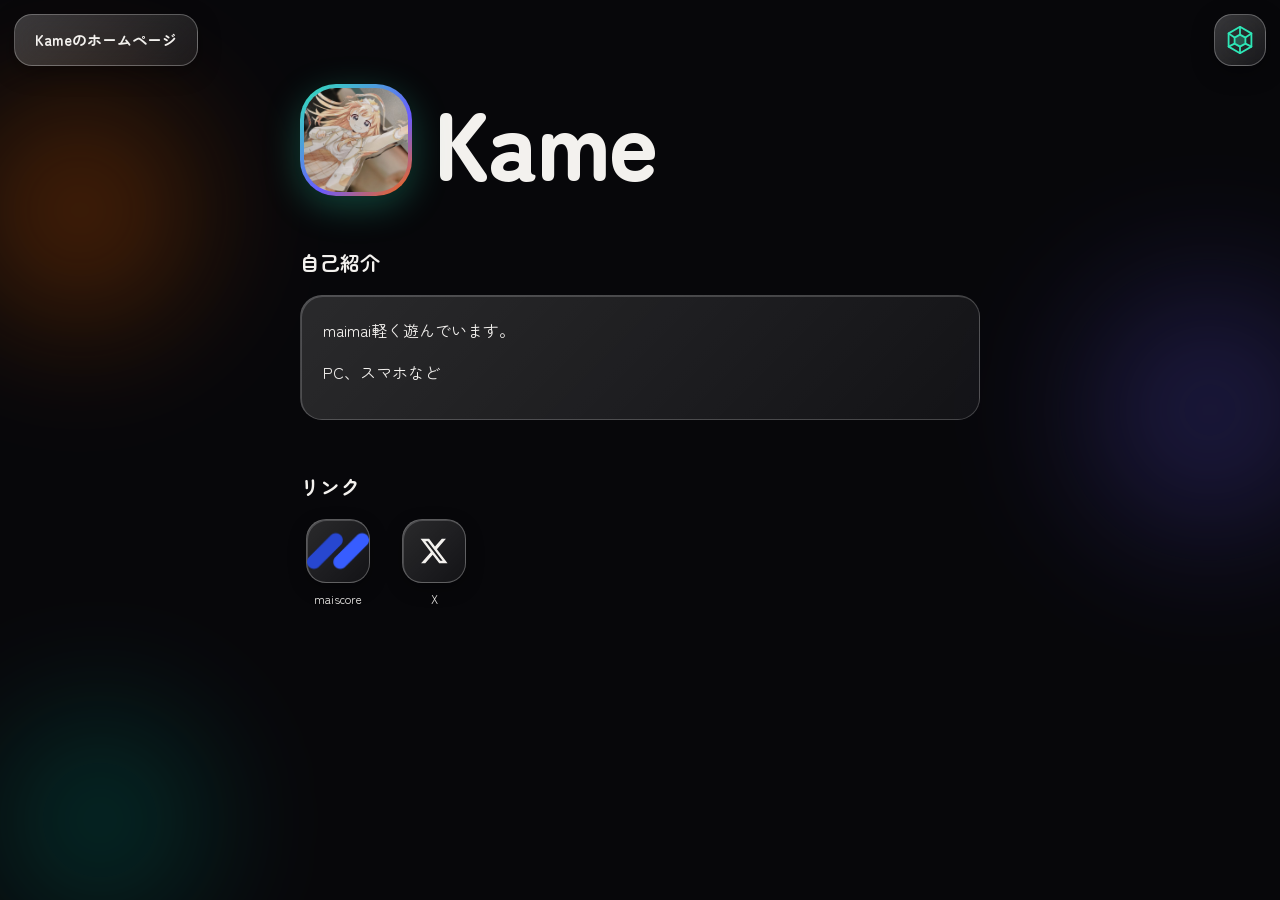
<file: index.html>
<!doctype html>
<html lang="ja">
<head>
<link rel="icon" type="image/png" href="favicon.png">
<meta charset="utf-8">
<meta name="viewport" content="width=device-width,initial-scale=1,viewport-fit=cover">
<meta name="theme-color" content="#0b0b10">
<link rel="manifest" href="manifest.webmanifest">
<link rel="apple-touch-icon" href="apple-touch-icon.png">
<meta name="mobile-web-app-capable" content="yes">
<meta name="apple-mobile-web-app-capable" content="yes">
<meta name="apple-mobile-web-app-title" content="Kame">
<meta name="apple-mobile-web-app-status-bar-style" content="black">
<title>Kame</title>
<meta name="description" content="Kame の自己紹介ページ">
<link rel="preconnect" href="https://fonts.googleapis.com">
<link rel="preconnect" href="https://fonts.gstatic.com" crossorigin>
<link href="https://fonts.googleapis.com/css2?family=Zen+Maru+Gothic:wght@500;700;900&display=swap" rel="stylesheet">
<link rel="stylesheet" href="style.css">
</head>
<body>
<div class="bg" aria-hidden="true"><i></i><i></i><i></i></div>
<main id="top">
  <div class="hero">
    <!-- アイコン。ここを5回続けてタップすると隠しページへ -->
    <button class="avatar" id="shell" type="button" aria-label="Kame のアイコン">
      <img src="icon.jpg" width="104" height="104" alt="">
    </button>
    <h1>Kame</h1>
  </div>
  <p class="lead"></p>

  <h2 id="about">自己紹介</h2>
  <div class="glass">
    <p>maimai軽く遊んでいます。</p>
    <p>PC、スマホなど</p>
  </div>

  <h2>リンク</h2>
  <div class="link-tiles">
    <!-- アイコンを画像にしたいときは、svg の代わりに <img src="icons/名前.png" alt=""> を入れてください -->
    <a class="tile" href="https://maiscore.net/user/kameeeee" target="_blank" rel="noopener"><span class="tile-ico"><svg viewBox="0 0 24 24" aria-hidden="true"><path d="M4 20V10h4v10zm6 0V4h4v16zm6 0v-7h4v7z"/></svg><img src="icons/maiscore.png" alt="" onload="this.previousElementSibling.remove()" onerror="this.remove()"></span><span>maiscore</span></a>
    <a class="tile" href="https://x.com/Kamekun242" target="_blank" rel="noopener"><span class="tile-ico"><svg viewBox="0 0 24 24" aria-hidden="true"><path d="M18.244 2.25h3.308l-7.227 8.26 8.502 11.24H16.17l-5.214-6.817L4.99 21.75H1.68l7.73-8.835L1.254 2.25H8.08l4.713 6.231zm-1.161 17.52h1.833L7.084 4.126H5.117z"/></svg></span><span>X</span></a>
  </div>

  <!-- 訪問者カウンター (Moe-Counter)。@の後ろの名前が、カウントを分ける名前です。他の人と同じ名前だと数が混ざるので、変えるときは長めの名前にしてください -->
  <div class="counter">
    <p>訪問者数</p>
    <img src="https://count.getloli.com/@kame0624-home?theme=moebooru" alt="訪問者数" loading="lazy" onerror="this.closest('.counter').remove()">
  </div>
</main>
<script>
// 隠しページへの入口: 甲羅を3秒以内に5回タップ
const SECRET = "kamestore-x7q2.html"; // 隠しページのファイル名(変えたらここも)
let taps = [];
document.getElementById("shell").addEventListener("click", () => {
  const now = Date.now();
  taps = taps.filter(t => now - t < 3000).concat(now);
  if (taps.length >= 5) location.href = SECRET;
});

</script>
<script src="menu.js?v=7"></script>
</body>
</html>
</file>
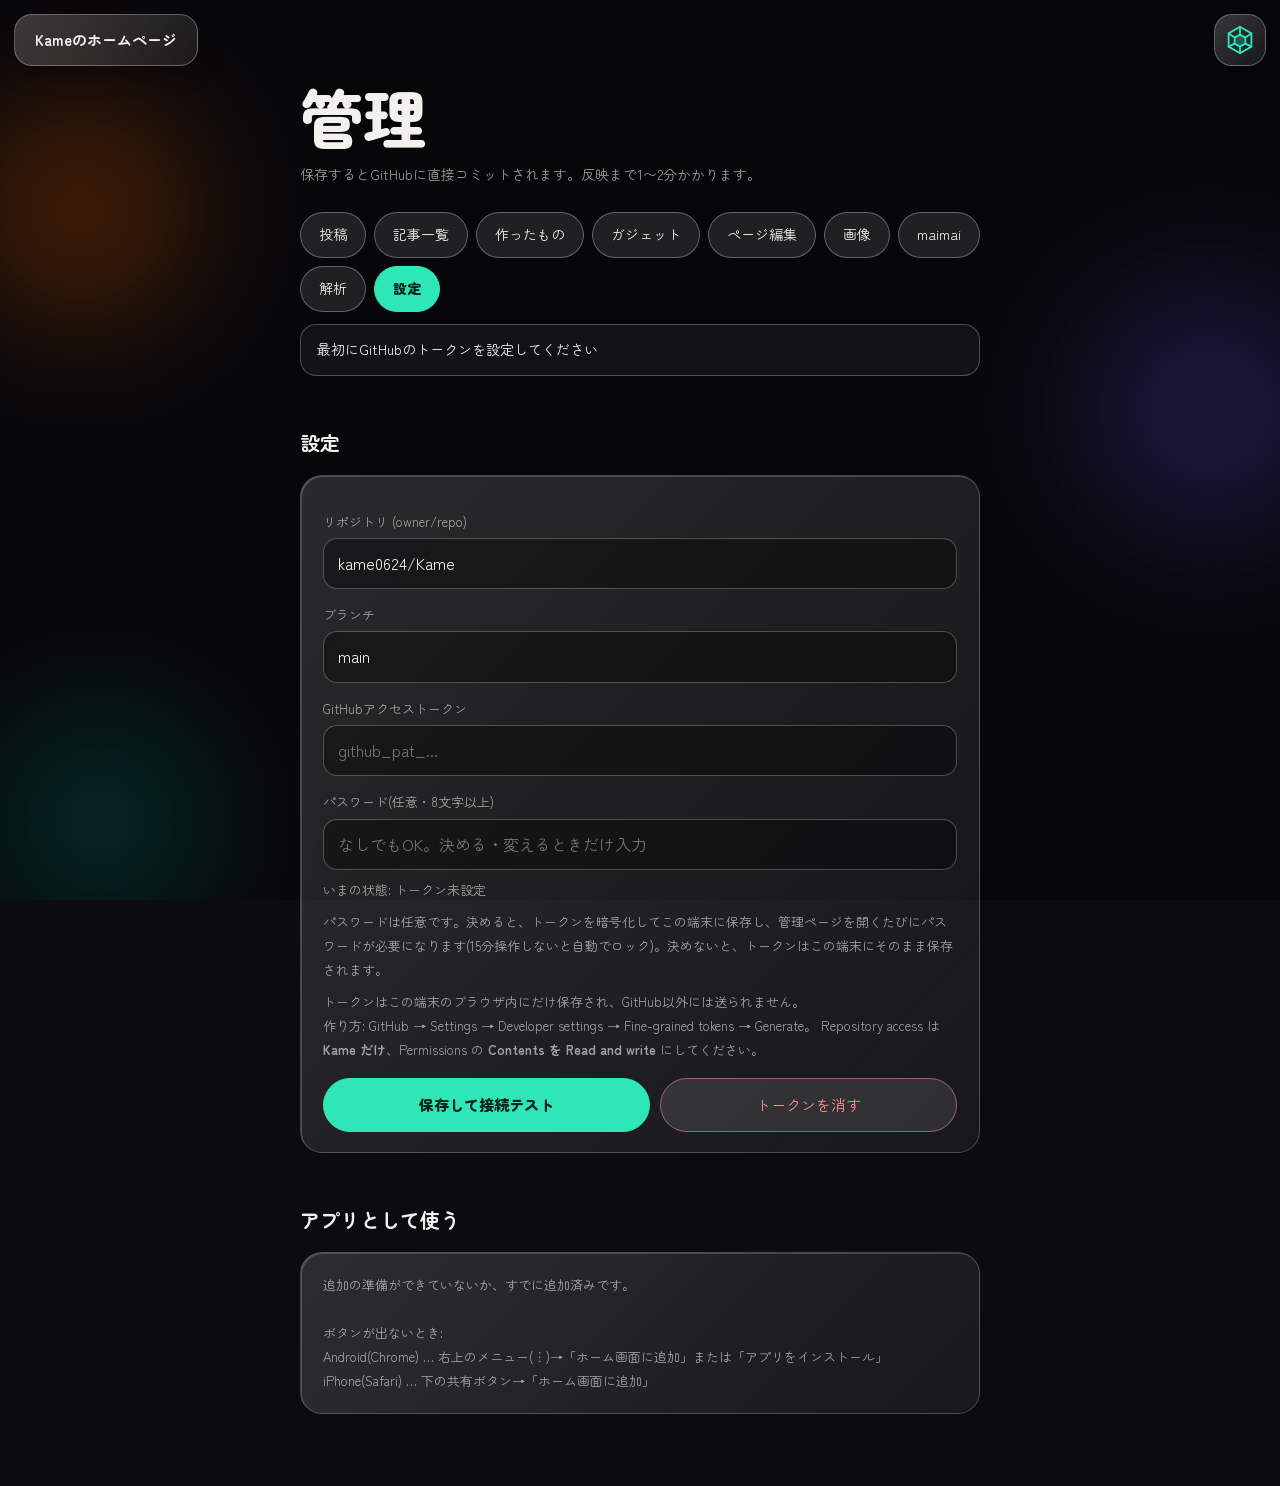
<file: admin.html>
<!doctype html>
<html lang="ja">
<head>
<meta charset="utf-8">
<meta name="viewport" content="width=device-width,initial-scale=1,viewport-fit=cover">
<meta name="theme-color" content="#0b0b10">
<link rel="manifest" href="manifest.webmanifest">
<link rel="apple-touch-icon" href="apple-touch-icon.png">
<meta name="mobile-web-app-capable" content="yes">
<meta name="apple-mobile-web-app-capable" content="yes">
<meta name="apple-mobile-web-app-title" content="Kame">
<meta name="apple-mobile-web-app-status-bar-style" content="black">
<meta name="robots" content="noindex,nofollow">
<title>管理 | Kame</title>
<link rel="preconnect" href="https://fonts.googleapis.com">
<link rel="preconnect" href="https://fonts.gstatic.com" crossorigin>
<link href="https://fonts.googleapis.com/css2?family=Zen+Maru+Gothic:wght@500;700;900&display=swap" rel="stylesheet">
<link rel="stylesheet" href="style.css">
<style>
  .tabs{display:flex;gap:8px;flex-wrap:wrap;margin:24px 0 8px}
  .tabs button{font:inherit;cursor:pointer;padding:9px 18px;min-height:44px;border-radius:50px;border:1px solid rgba(255,255,255,.3);background:rgba(255,255,255,.1);color:var(--text);font-size:14px}
  .tabs button[aria-selected="true"]{background:var(--accent);color:var(--accent-ink);border-color:var(--accent);font-weight:900}
  .panel[hidden]{display:none}
  label{display:block;font-size:13px;color:var(--dim);margin:14px 0 4px}
  input[type=text],input[type=password],input[type=date],select,textarea{width:100%;font:inherit;font-size:16px;color:var(--text);background:rgba(0,0,0,.35);border:1px solid rgba(255,255,255,.25);border-radius:14px;padding:10px 14px}
  textarea{min-height:200px;resize:vertical;line-height:1.7}
  textarea.code{min-height:55vh;font-family:ui-monospace,SFMono-Regular,Menlo,Consolas,monospace;font-size:13px;line-height:1.55;white-space:pre;overflow:auto;tab-size:2}
  input:focus,select:focus,textarea:focus{outline:2px solid var(--accent);outline-offset:1px}
  .row{display:flex;gap:10px;flex-wrap:wrap;margin-top:16px}
  .row>*{flex:1 1 auto}
  .abtn{font:inherit;cursor:pointer;min-height:48px;padding:12px 22px;border-radius:50px;border:1px solid rgba(255,255,255,.3);background:rgba(255,255,255,.1);color:var(--text);font-size:15px;text-align:center}
  .abtn.main{background:var(--accent);color:var(--accent-ink);border-color:var(--accent);font-weight:900}
  .abtn.danger{color:#ff8f8f;border-color:rgba(255,143,143,.5)}
  .abtn:disabled{opacity:.5;cursor:default}
  .hint{font-size:13px;color:var(--dim);margin:8px 0 0}
  #msg{position:sticky;top:76px;z-index:5;margin:12px 0 0;padding:12px 16px;border-radius:16px;font-size:14px;background:rgba(20,20,28,.92);border:1px solid rgba(255,255,255,.25)}
  #msg.ok{border-color:var(--accent);color:var(--accent)}
  #msg.err{border-color:#ff8f8f;color:#ff8f8f}
  #msg[hidden]{display:none}
  .plist{display:grid;gap:10px;padding:0;margin:0;list-style:none}
  .plist .glass{display:flex;gap:12px;align-items:center;justify-content:space-between}
  .plist .t{min-width:0}
  .plist .t b{display:block;font-size:15px}
  .plist .t span{color:var(--dim);font-size:12px}
  .plist .acts{display:flex;gap:8px;flex:none}
  .plist .acts .abtn{min-height:40px;padding:6px 14px;font-size:13px}
  iframe.prev{width:100%;height:60vh;border:1px solid rgba(255,255,255,.25);border-radius:16px;background:#0b0b10;margin-top:14px}
  .chk{display:flex;align-items:center;gap:8px;margin-top:12px;font-size:14px;color:var(--text)}
  .chk input{width:20px;height:20px}
  .gal{display:grid;grid-template-columns:repeat(auto-fill,minmax(140px,1fr));gap:12px;padding:0;margin:14px 0 0;list-style:none}
  .gal li{border:1px solid rgba(255,255,255,.2);border-radius:16px;overflow:hidden;background:rgba(0,0,0,.25);display:flex;flex-direction:column}
  .gal .ph{display:block;aspect-ratio:1/1;background:rgba(255,255,255,.05)}
  .gal img{display:block;width:100%;height:100%;object-fit:contain}
  .gal .nm{padding:8px 10px 0;font-size:12px;line-height:1.4;overflow-wrap:anywhere}
  .gal .sz{padding:0 10px;font-size:11px;color:var(--dim)}
  .gal .bt{display:flex;gap:6px;padding:8px 10px 10px;margin-top:auto}
  .gal .abtn{min-height:36px;padding:4px 8px;font-size:12px;flex:1}
  #wList .glass{flex-wrap:wrap}
  #wList .t{flex:1 1 160px}
  #wList .abtn:disabled{opacity:.3}
  #gList .glass{flex-wrap:wrap}
  #gList .t{flex:1 1 150px}
  #gList .tag{display:inline-block;margin-left:8px;padding:1px 8px;border-radius:50px;border:1px solid var(--accent);color:var(--accent);font-size:11px;font-weight:400;vertical-align:middle}
  #gList .sec{display:block;color:var(--dim);font-size:11px}
  .gcam-row{display:grid;grid-template-columns:1fr 2fr;gap:8px;margin-top:8px}
  #wList .acts{flex-wrap:wrap}
  #wList li.off .t{opacity:.55}
  #wList .tag{display:inline-block;margin-left:8px;padding:1px 8px;border-radius:50px;border:1px solid var(--accent);color:var(--accent);font-size:11px;font-weight:400;vertical-align:middle}
  #lock{position:fixed;inset:0;z-index:100;display:grid;place-items:center;padding:20px;background:rgba(11,11,16,.9);-webkit-backdrop-filter:blur(18px);backdrop-filter:blur(18px)}
  #lock[hidden]{display:none}
  .lock-card{width:min(420px,100%)}
  code{background:rgba(255,255,255,.1);padding:1px 6px;border-radius:6px;font-size:.9em}
</style>
</head>
<body>
<div class="bg" aria-hidden="true"><i></i><i></i><i></i></div>
<div id="lock" hidden role="dialog" aria-modal="true" aria-labelledby="lockTitle">
  <div class="glass lock-card">
    <h2 id="lockTitle" style="margin:0 0 6px">管理</h2>
    <p class="hint" id="lockMsg" style="margin:0"></p>
    <label for="lockPw">パスワード</label>
    <input type="password" id="lockPw" autocomplete="current-password">
    <div id="lockPw2Wrap" hidden>
      <label for="lockPw2">もう一度</label>
      <input type="password" id="lockPw2" autocomplete="new-password">
    </div>
    <p class="hint" id="lockErr" style="color:#ff8f8f" hidden></p>
    <div class="row">
      <button class="abtn main" type="button" id="lockGo">ロック解除</button>
      <button class="abtn" type="button" id="lockSkip" hidden>あとで</button>
    </div>
    <p class="hint"><a href="#" id="lockForgot">パスワードを忘れた</a></p>
  </div>
</div>
<main>
  <h1 class="sub">管理</h1>
  <p class="lead" style="font-size:14px">保存するとGitHubに直接コミットされます。反映まで1〜2分かかります。</p>

  <div class="tabs" role="tablist">
    <button type="button" role="tab" data-tab="post">投稿</button>
    <button type="button" role="tab" data-tab="list">記事一覧</button>
    <button type="button" role="tab" data-tab="works">作ったもの</button>
    <button type="button" role="tab" data-tab="gadgets">ガジェット</button>
    <button type="button" role="tab" data-tab="page">ページ編集</button>
    <button type="button" role="tab" data-tab="img">画像</button>
    <button type="button" role="tab" data-tab="mm">maimai</button>
    <button type="button" role="tab" data-tab="stats">解析</button>
    <button type="button" role="tab" data-tab="set">設定</button>
  </div>
  <div id="msg" hidden role="status"></div>

  <!-- 投稿 -->
  <section class="panel" id="tab-post" hidden>
    <h2 id="postHead">新しい記事</h2>
    <div class="glass">
      <label for="pDate">日付</label>
      <input type="date" id="pDate">
      <label for="pTitle">タイトル</label>
      <input type="text" id="pTitle" placeholder="タイトル" autocomplete="off">
      <label for="pBody">本文</label>
      <textarea id="pBody" placeholder="空行で段落が分かれます。URLは自動でリンクになります。"></textarea>
      <label class="chk"><input type="checkbox" id="pHtml"> 本文をHTMLとして書く</label>
      <p class="hint">画像は「画像を挿入」で <code>![](img/xxx.jpg)</code> の形で入ります。</p>
      <div class="row">
        <button class="abtn" type="button" id="pImgBtn">画像を挿入</button>
        <button class="abtn" type="button" id="pPrevBtn">プレビュー</button>
      </div>
      <input type="file" id="pImgFile" accept="image/*" hidden>
      <div id="pPrev" class="post glass" style="margin-top:16px" hidden></div>
      <div class="row">
        <button class="abtn main" type="button" id="pSave">投稿する</button>
        <button class="abtn" type="button" id="pCancel" hidden>編集をやめる</button>
      </div>
    </div>
  </section>

  <!-- 記事一覧 -->
  <section class="panel" id="tab-list" hidden>
    <h2>記事一覧</h2>
    <div class="row" style="margin:0 0 12px"><button class="abtn" type="button" id="lReload">再読み込み</button></div>
    <ul class="plist" id="plist"></ul>
  </section>

  <!-- 作ったもの -->
  <section class="panel" id="tab-works" hidden>
    <h2>作ったもの</h2>
    <div class="glass">
      <p class="hint" style="margin:0">「作ったもの」ページの一覧です。追加・編集・並び替え・削除をしたら、いちばん下の「保存する」を押すとGitHubに反映されます。</p>
    </div>

    <h2 id="wHead">追加する</h2>
    <div class="glass">
      <label for="wName">名前</label>
      <input type="text" id="wName" placeholder="アプリの名前" autocomplete="off">
      <label for="wDesc">説明</label>
      <input type="text" id="wDesc" placeholder="どんなものか、一言で" autocomplete="off">
      <label class="chk"><input type="checkbox" id="wHide"> 非表示にする(ページには出ません)</label>
      <div class="row">
        <button class="abtn main" type="button" id="wAdd">追加する</button>
        <button class="abtn" type="button" id="wCancel" hidden>編集をやめる</button>
      </div>
    </div>

    <h2>一覧</h2>
    <ul class="plist" id="wList"></ul>
    <p class="hint" id="wDirty" style="color:var(--accent)"></p>
    <div class="row">
      <button class="abtn main" type="button" id="wSave">保存する</button>
      <button class="abtn" type="button" id="wReload">読み込み直す</button>
    </div>
  </section>

  <!-- ガジェット -->
  <section class="panel" id="tab-gadgets" hidden>
    <h2>ガジェット</h2>
    <div class="glass">
      <p class="hint" style="margin:0">カードを押したときに出る詳細の、説明文とスペック(SoC・カメラなど)を入力します。「編集」で書いて「反映する」、最後に「保存する」でGitHubに送ります。</p>
    </div>

    <div id="gForm" hidden>
      <h2 id="gHead">編集</h2>
      <div class="glass">
        <label for="gDetail">詳しい説明(空なら一言がそのまま出ます)</label>
        <textarea id="gDetail" style="min-height:110px" placeholder="使ってみた感想など"></textarea>
        <div id="gFields"></div>
        <label for="gOther">その他(1行に「項目|値」)</label>
        <textarea id="gOther" style="min-height:80px" spellcheck="false" autocapitalize="off" placeholder="重さ|160g"></textarea>
        <div class="row">
          <button class="abtn main" type="button" id="gApply">反映する</button>
          <button class="abtn" type="button" id="gCancel">やめる</button>
        </div>
      </div>
    </div>

    <h2>一覧</h2>
    <ul class="plist" id="gList"></ul>
    <p class="hint" id="gDirty" style="color:var(--accent)"></p>
    <div class="row">
      <button class="abtn main" type="button" id="gSave">保存する</button>
      <button class="abtn" type="button" id="gReload">読み込み直す</button>
    </div>
  </section>

  <!-- ページ編集 -->
  <section class="panel" id="tab-page" hidden>
    <h2>ページ全体を編集</h2>
    <div class="glass">
      <label for="fPath">ファイル(新しい名前を入れると新規作成)</label>
      <input type="text" id="fPath" list="fList" placeholder="index.html" autocomplete="off" autocapitalize="off" spellcheck="false">
      <datalist id="fList"></datalist>
      <div class="row">
        <button class="abtn" type="button" id="fLoad">読み込む</button>
        <button class="abtn" type="button" id="fPrev">プレビュー</button>
      </div>
      <label for="fText">内容</label>
      <textarea id="fText" class="code" spellcheck="false" autocapitalize="off" wrap="off"></textarea>
      <iframe class="prev" id="fFrame" sandbox="allow-scripts allow-popups" title="プレビュー" hidden></iframe>
      <div class="row"><button class="abtn main" type="button" id="fSave">保存する</button></div>
    </div>
  </section>

  <!-- 画像 -->
  <section class="panel" id="tab-img" hidden>
    <h2>画像・ファイルのアップロード</h2>
    <div class="glass">
      <label for="uDir">保存先フォルダ</label>
      <select id="uDir">
        <option value="img/">img/ (ブログ用)</option>
        <option value="covers/">covers/ (maimaiのジャケット)</option>
        <option value="gadgets/">gadgets/ (ガジェット画像)</option>
        <option value="">ルート(トップ)</option>
      </select>
      <label for="uFile">ファイル</label>
      <input type="file" id="uFile">
      <label for="uName">ファイル名(空なら元の名前)</label>
      <input type="text" id="uName" placeholder="liftoff.jpg" autocapitalize="off" spellcheck="false">
      <div class="row"><button class="abtn main" type="button" id="uGo">アップロード</button></div>
      <p class="hint">ガジェット画像は保存先を <code>gadgets/</code> にして、下のファイル名で1枚ずつアップロードしてください。<br>Vivo: <code>vivo-x200-pro-mini.jpg</code> / iPhone: <code>iphone-13-mini.jpg</code> / Galaxy S22: <code>galaxy-s22.jpg</code> / Xperia 5 IV: <code>xperia-5-iv.jpg</code> / Nothing: <code>nothing-phone-1.jpg</code> / Galaxy S10e: <code>galaxy-s10e-exynos.jpg</code> / Xperia 5: <code>xperia-5.jpg</code><br>イヤホン: 水月雨 竹2: <code>moondrop-chu-2.jpg</code> / final E3000: <code>final-e3000.jpg</code> / CMF Buds Pro 2: <code>cmf-buds-pro-2.jpg</code> / CMF Buds: <code>cmf-buds.jpg</code><br>詳細用の別画像は、同じ名前の末尾に <code>-2</code> を付けます(例: <code>vivo-x200-pro-mini-2.jpg</code>)。無いときは普通の画像が出ます。<!-- gadgets-detail-hint --></p>
      <p class="hint" id="uRes"></p>
    </div>

    <h2>画像一覧</h2>
    <div class="glass">
      <label for="gDir">フォルダを選ぶ(画像が入っているフォルダだけ出ます)</label>
      <select id="gDir"></select>
      <div class="row"><button class="abtn" type="button" id="gReload">再読み込み</button></div>
      <p class="hint" id="gInfo"></p>
      <ul class="gal" id="gal"></ul>
    </div>
  </section>

  <!-- maimai レーティング表 -->
  <section class="panel" id="tab-mm" hidden>
    <h2>maimai レーティング表</h2>
    <div class="glass">
      <p style="margin:0 0 4px">合計 <b id="mTotal" style="font-size:22px;color:var(--accent)">-</b> <span class="hint" id="mCount"></span></p>
      <p class="hint" style="margin:0">曲を追加・編集したら、いちばん下の「保存する」を押すとGitHubに反映されます。</p>
    </div>

    <h2 id="mHead">曲を追加</h2>
    <div class="glass">
      <label for="mGroup">分類</label>
      <select id="mGroup"><option value="new">新曲 B15</option><option value="old">旧曲 B35</option></select>
      <label for="mTitle">曲名</label>
      <input type="text" id="mTitle" placeholder="曲名" autocomplete="off">
      <label for="mDiff">難易度</label>
      <select id="mDiff"><option>MASTER</option><option>Re:MASTER</option><option>EXPERT</option><option>ADVANCED</option><option>BASIC</option></select>
      <label for="mConst">譜面定数(例 13.9)</label>
      <input type="text" id="mConst" inputmode="decimal" placeholder="13.9" autocomplete="off">
      <label for="mAch">達成率(例 100.5522)</label>
      <input type="text" id="mAch" inputmode="decimal" placeholder="100.5522" autocomplete="off">
      <p class="hint" id="mCalc">この曲のレーティング: -</p>
      <div class="row">
        <button class="abtn main" type="button" id="mAdd">追加する</button>
        <button class="abtn" type="button" id="mCancel" hidden>編集をやめる</button>
      </div>
    </div>

    <h2>レーティング推移</h2>
    <div class="glass">
      <label for="hDate">日付</label>
      <input type="date" id="hDate">
      <label for="hRate">レーティング(例 15226)</label>
      <input type="text" id="hRate" inputmode="numeric" placeholder="15226" autocomplete="off">
      <div class="row"><button class="abtn" type="button" id="hAdd">記録する</button></div>
      <label class="chk"><input type="checkbox" id="hAuto" checked> 保存するとき、新曲15・旧曲35がそろっていたら、合計を今日の分として自動で記録する</label>
      <p class="hint">同じ日付に記録すると上書きされます。グラフはmaimaiページに出ます(2回以上記録すると線になります)。</p>
      <ul class="plist" id="hList" style="margin-top:14px"></ul>
    </div>

    <h2>DX NETから取り込み</h2>
    <div class="glass">
      <label for="mImp">ブックマークレットでコピーしたデータを貼り付け</label>
      <textarea id="mImp" style="min-height:90px" placeholder='{"new":[...],"old":[...]}' spellcheck="false" autocapitalize="off"></textarea>
      <p class="hint">貼り付けた内容で、いまの新曲・旧曲の一覧を入れ替えます。前に入れた譜面定数は、同じ曲名と難易度なら引き継がれます。定数が分からなかった曲は「定数未入力」と出るので、あとから編集で入れてください。</p>
      <div class="row"><button class="abtn" type="button" id="mImpGo">取り込む</button></div>
    </div>

    <h2 id="mNewHead">新曲 B15</h2>
    <ul class="plist" id="mNewList"></ul>
    <h2 id="mOldHead">旧曲 B35</h2>
    <ul class="plist" id="mOldList"></ul>

    <div class="row" style="margin-top:24px"><button class="abtn main" type="button" id="mSave">保存する(GitHubに反映)</button></div>
    <p class="hint" id="mDirty"></p>
  </section>

  <!-- 解析 -->
  <section class="panel" id="tab-stats" hidden>
    <h2>アクセス解析(GoatCounter)</h2>
    <div class="glass">
      <p class="hint" style="margin:0 0 6px">広告や個人情報の収集がない、無料のアクセス解析です(個人利用向け)。<br>
      1. <a href="https://www.goatcounter.com/signup" target="_blank" rel="noopener">goatcounter.com</a> で登録して、好きな「コード」を決める → 2. 下に入れて「サイトの計測を有効にする」 → 3. 数字を見たいときは、GoatCounterの User → API でトークンを作って入れる。</p>
      <label for="gCode">コード(<code>○○.goatcounter.com</code> の○○)</label>
      <input type="text" id="gCode" autocapitalize="off" spellcheck="false" placeholder="kame">
      <div class="row">
        <button class="abtn main" type="button" id="gOn">サイトの計測を有効にする</button>
        <button class="abtn danger" type="button" id="gOff">計測を止める</button>
      </div>
      <p class="hint" id="gState"></p>
      <div class="row">
        <button class="abtn" type="button" id="gSkip">このブラウザは計測しない</button>
        <a class="abtn" id="gDash" href="https://www.goatcounter.com/" target="_blank" rel="noopener" style="text-decoration:none">ダッシュボードを開く</a>
      </div>
      <p class="hint" id="gSkipState"></p>
    </div>

    <h2>数字を見る</h2>
    <div class="glass">
      <label for="gTok">APIトークン(この端末のブラウザの中にだけ保存されます)</label>
      <input type="password" id="gTok" placeholder="GoatCounterで作ったトークン" autocomplete="off">
      <label for="gDays">期間</label>
      <select id="gDays"><option value="1">24時間</option><option value="7" selected>7日間</option><option value="30">30日間</option></select>
      <div class="row"><button class="abtn main" type="button" id="gLoad">読み込む</button></div>
      <p class="hint">ブラウザから読めないときは、「ダッシュボードを開く」から見てください(GoatCounter側の制限で、ここに出せない場合があります)。</p>
      <div id="gOut" style="margin-top:14px"></div>
    </div>
  </section>

  <!-- 設定 -->
  <section class="panel" id="tab-set" hidden>
    <h2>設定</h2>
    <div class="glass">
      <label for="sRepo">リポジトリ (owner/repo)</label>
      <input type="text" id="sRepo" value="kame0624/Kame" autocapitalize="off" spellcheck="false">
      <label for="sBranch">ブランチ</label>
      <input type="text" id="sBranch" value="main" autocapitalize="off" spellcheck="false">
      <label for="sToken">GitHubアクセストークン</label>
      <input type="password" id="sToken" placeholder="github_pat_..." autocomplete="off">
      <label for="sPw">パスワード(任意・8文字以上)</label>
      <input type="password" id="sPw" placeholder="なしでもOK。決める・変えるときだけ入力" autocomplete="new-password">
      <p class="hint" id="sPwState"></p>
      <p class="hint">パスワードは任意です。決めると、トークンを暗号化してこの端末に保存し、管理ページを開くたびにパスワードが必要になります(15分操作しないと自動でロック)。決めないと、トークンはこの端末にそのまま保存されます。</p>
      <p class="hint">トークンはこの端末のブラウザ内にだけ保存され、GitHub以外には送られません。<br>
      作り方: GitHub → Settings → Developer settings → Fine-grained tokens → Generate。
      Repository access は <b>Kame だけ</b>、Permissions の <b>Contents を Read and write</b> にしてください。</p>
      <div class="row">
        <button class="abtn main" type="button" id="sSave">保存して接続テスト</button>
        <button class="abtn" type="button" id="sLock" hidden>今すぐロック</button>
        <button class="abtn" type="button" id="sNoPw" hidden>パスワードをやめる</button>
        <button class="abtn danger" type="button" id="sClear">トークンを消す</button>
      </div>
    </div>
  
    <h2>アプリとして使う</h2>
    <div class="glass">
      <p class="hint" style="margin:0 0 4px" id="iState"></p>
      <div class="row">
        <button class="abtn main" type="button" id="iInstall" hidden>ホーム画面に追加</button>
      </div>
      <p class="hint" id="iHelp">ボタンが出ないとき:<br>
      Android(Chrome) … 右上のメニュー(︙)→「ホーム画面に追加」または「アプリをインストール」<br>
      iPhone(Safari) … 下の共有ボタン→「ホーム画面に追加」</p>
    </div>
</section>
</main>
<script src="rating.js"></script>
<script src="menu.js?v=7"></script>
<script>
(function () {
  "use strict";
  var $ = function (id) { return document.getElementById(id); };
  var LS = "kame-admin-v1";
  var cfg = { repo: "kame0624/Kame", branch: "main", token: "" };
  try { var saved = JSON.parse(localStorage.getItem(LS) || "{}"); for (var k in saved) if (saved[k]) cfg[k] = saved[k]; } catch (e) {}

  /* ---------- 表示ヘルパ ---------- */
  var msgTimer;
  function say(text, kind) {
    var m = $("msg"); m.textContent = text; m.className = kind || ""; m.hidden = false;
    clearTimeout(msgTimer);
    if (kind === "ok") msgTimer = setTimeout(function () { m.hidden = true; }, 6000);
  }
  function busy(btn, on) { if (btn) btn.disabled = on; }
  function esc(s) { return String(s).replace(/&/g, "&amp;").replace(/</g, "&lt;").replace(/>/g, "&gt;").replace(/"/g, "&quot;"); }

  /* ---------- GitHub API ---------- */
  function api(path, opt) {
    if (!cfg.token) { go("set"); throw new Error("先に設定でトークンを入れてください"); }
    opt = opt || {};
    opt.headers = Object.assign({
      "Authorization": "Bearer " + cfg.token,
      "Accept": "application/vnd.github+json",
      "X-GitHub-Api-Version": "2022-11-28"
    }, opt.headers || {});
    opt.cache = "no-store";
    return fetch("https://api.github.com/repos/" + cfg.repo + path, opt).then(function (r) {
      if (r.status === 204) return null;
      return r.json().then(function (j) {
        if (!r.ok) { var e = new Error(j.message || ("HTTP " + r.status)); e.status = r.status; throw e; }
        return j;
      });
    });
  }
  function encPath(p) { return p.split("/").map(encodeURIComponent).join("/"); }
  function b64ToText(b) {
    var bin = atob(b.replace(/\n/g, "")), u = new Uint8Array(bin.length);
    for (var i = 0; i < bin.length; i++) u[i] = bin.charCodeAt(i);
    return new TextDecoder().decode(u);
  }
  function bytesToB64(u8) {
    var s = "", n = 0x8000;
    for (var i = 0; i < u8.length; i += n) s += String.fromCharCode.apply(null, u8.subarray(i, i + n));
    return btoa(s);
  }
  function readFile(path) {
    return api("/contents/" + encPath(path) + "?ref=" + encodeURIComponent(cfg.branch)).then(function (j) {
      if (Array.isArray(j) || j.type !== "file") throw new Error(path + " はファイルではありません");
      if (j.content === "" && j.size > 0) throw new Error("ファイルが大きすぎて読めません");
      return { text: b64ToText(j.content), sha: j.sha };
    });
  }
  function exists(path) {
    return api("/contents/" + encPath(path) + "?ref=" + encodeURIComponent(cfg.branch))
      .then(function (j) { return j.sha; }, function (e) { if (e.status === 404) return null; throw e; });
  }
  function putFile(path, b64, message, sha) {
    var body = { message: message, content: b64, branch: cfg.branch };
    if (sha) body.sha = sha;
    return api("/contents/" + encPath(path), { method: "PUT", body: JSON.stringify(body) });
  }
  function writeText(path, text, message, sha) {
    return putFile(path, bytesToB64(new TextEncoder().encode(text)), message, sha);
  }
  function friendly(e) {
    if (e.status === 401) return "トークンが無効です。設定で入れ直してください。";
    if (e.status === 403 && /not accessible by personal access token/i.test(e.message || ""))
      return "この端末のトークンには書き込み権限がありません。GitHubでトークンの「Contents」を「Read and write」にして、このリポジトリを選んだものを作り、設定で入れ直してください。(読み込みだけはできます)";
    if (e.status === 403 || e.status === 404) return "権限がないか見つかりません(" + e.message + ")。トークンの権限とリポジトリ名を確認してください。";
    if (e.status === 409 || e.status === 422) return "他の変更とぶつかりました。読み込み直してもう一度どうぞ。(" + e.message + ")";
    return e.message || String(e);
  }

  /* ---------- タブ ---------- */
  var tabs = ["post", "list", "works", "gadgets", "page", "img", "mm", "stats", "set"];
  function go(name) {
    tabs.forEach(function (t) {
      $("tab-" + t).hidden = t !== name;
      document.querySelector('[data-tab="' + t + '"]').setAttribute("aria-selected", t === name);
    });
    if (name === "list") loadList();
    if (name === "works") loadWorks(false);
    if (name === "gadgets") loadGadgets(false);
    if (name === "page") loadTree();
    if (name === "mm") loadMm();
    if (name === "stats") statsInit();
    if (name === "img") loadImgs(false);
    try { history.replaceState(null, "", "#" + name); } catch (e) {}
  }
  document.querySelector(".tabs").addEventListener("click", function (e) {
    var b = e.target.closest("[data-tab]"); if (b) go(b.dataset.tab);
  });

  /* ---------- 設定 ---------- */
  $("sRepo").value = cfg.repo; $("sBranch").value = cfg.branch; $("sToken").value = cfg.token;
  function persist() {
    try {
      var o = { repo: cfg.repo, branch: cfg.branch };
      if (cfg.tokenEnc) o.tokenEnc = cfg.tokenEnc;      // パスワード設定済み: 暗号化したトークンだけ保存
      else if (cfg.token) o.token = cfg.token;          // 未設定(古い状態): そのまま
      localStorage.setItem(LS, JSON.stringify(o));
    } catch (e) {}
  }
  $("sSave").onclick = function () {
    var b = this;
    var token = $("sToken").value.trim(), pw = $("sPw").value || sessionPw;
    if (token && pw && pw.length < MIN_PW) { say("パスワードは" + MIN_PW + "文字以上にしてください(なしでもかまいません)", "err"); return; }
    cfg.repo = $("sRepo").value.trim(); cfg.branch = $("sBranch").value.trim() || "main";
    busy(b, true);
    var ready = token
      ? (pw
          ? encryptToken(token, pw).then(function (o) { cfg.token = token; cfg.tokenEnc = o; sessionPw = pw; $("sPw").value = ""; })
          : Promise.resolve().then(function () { cfg.token = token; cfg.tokenEnc = null; sessionPw = ""; }))   // パスワードなし: そのまま保存
      : Promise.resolve().then(function () { cfg.token = ""; cfg.tokenEnc = null; sessionPw = ""; });
    ready.then(function () {
      persist(); resetIdle(); pwUi();
      return api("");
    }).then(function (j) {
      var canPush = j.permissions && j.permissions.push;
      say(canPush ? "接続OK: " + j.full_name + " に書き込めます" : "接続はできましたが書き込み権限がありません(Contents: Read and write を確認)", canPush ? "ok" : "err");
    }).catch(function (e) { say(friendly(e), "err"); }).then(function () { busy(b, false); });
  };
  $("sClear").onclick = function () {
    cfg.token = ""; cfg.tokenEnc = null; sessionPw = ""; $("sToken").value = ""; $("sPw").value = "";
    persist(); pwUi(); say("トークンとパスワードを消しました", "ok");
  };
  $("sLock").onclick = function () {
    if (!cfg.tokenEnc) { say("パスワードを決めていないので、ロックできません", "err"); return; }
    lockNow();
  };
  // パスワードをやめる(トークンはそのまま使える。この端末には暗号化なしで保存される)
  $("sNoPw").onclick = function () {
    if (!cfg.tokenEnc || !cfg.token) return;
    if (!confirm("パスワードをやめます。\nトークンは暗号化されずに、この端末にそのまま保存されます。よろしいですか?")) return;
    cfg.tokenEnc = null; sessionPw = ""; persist(); clearTimeout(idleTimer); pwUi();
    say("パスワードをやめました", "ok");
  };
  function pwUi() {
    var on = !!cfg.tokenEnc;
    $("sLock").hidden = !on; $("sNoPw").hidden = !on;
    $("sPwState").textContent = on ? "いまの状態: パスワードあり(トークンは暗号化して保存中)" : (cfg.token ? "いまの状態: パスワードなし(トークンをそのまま保存中)" : "いまの状態: トークン未設定");
  }
  pwUi();

  /* ---------- ブログ ---------- */
  var BLOG = "blog.html";
  var ART_RE = /<article\b[^>]*class="[^"]*\bpost\b[^"]*"[^>]*>[\s\S]*?<\/article>/g;
  var editing = null; // 編集中記事の元のHTML

  function today() { var d = new Date(); return d.getFullYear() + "-" + String(d.getMonth() + 1).padStart(2, "0") + "-" + String(d.getDate()).padStart(2, "0"); }
  $("pDate").value = today();

  function linkify(s) {
    return s.replace(/(https?:\/\/[^\s<]+)/g, function (u) { return '<a href="' + u + '" target="_blank" rel="noopener">' + u + "</a>"; });
  }
  function textToHtml(text) {
    return text.replace(/\r\n?/g, "\n").trim().split(/\n{2,}/).map(function (blk) {
      var m = blk.trim().match(/^!\[\]\(([^)\s]+)\)$/);
      if (m) return '<p><img src="' + esc(m[1]) + '" alt="" loading="lazy" style="max-width:100%;border-radius:14px"></p>';
      return "<p>" + linkify(esc(blk).replace(/\n/g, "<br>")) + "</p>";
    }).join("\n    ");
  }
  function buildArticle(date, title, bodyHtml) {
    var disp = date.replace(/-/g, ".");
    return '<article class="post glass">\n    <time datetime="' + esc(date) + '">' + disp + "</time>\n    <h3>" + esc(title) + "</h3>\n    " + bodyHtml + "\n  </article>";
  }
  // 先頭の記事だけ上の余白を付ける(既存の見た目に合わせる)
  function normalize(html) {
    var first = true;
    return html.replace(ART_RE, function (a) {
      a = a.replace(/^(<article\b[^>]*?)\s+style="[^"]*"/, "$1");
      if (first) { first = false; a = a.replace(/^<article\b/, '<article style="margin-top:28px"'); }
      return a;
    });
  }
  function bodyFromArticle(art) {
    var doc = new DOMParser().parseFromString(art, "text/html");
    var a = doc.querySelector("article");
    var title = (a.querySelector("h3") || {}).textContent || "";
    var t = a.querySelector("time");
    var date = t ? (t.getAttribute("datetime") || "") : "";
    var kids = Array.prototype.filter.call(a.children, function (c) { return c.tagName !== "TIME" && c.tagName !== "H3"; });
    var simple = kids.every(function (c) {
      if (c.tagName !== "P") return false;
      return Array.prototype.every.call(c.querySelectorAll("*"), function (x) {
        if (x.tagName === "BR") return true;
        if (x.tagName === "A") return x.textContent === x.getAttribute("href");
        if (x.tagName === "IMG") return c.children.length === 1 && !c.textContent.trim();
        return false;
      });
    });
    if (!simple) return { date: date, title: title, html: true, body: kids.map(function (c) { return c.outerHTML; }).join("\n") };
    var text = kids.map(function (p) {
      var img = p.querySelector("img");
      if (img) return "![](" + img.getAttribute("src") + ")";
      var c = p.cloneNode(true);
      Array.prototype.forEach.call(c.querySelectorAll("br"), function (br) { br.replaceWith("\n"); });
      return c.textContent;
    }).join("\n\n");
    return { date: date, title: title, html: false, body: text };
  }
  function currentBody() {
    var raw = $("pBody").value;
    return $("pHtml").checked ? raw.trim() : textToHtml(raw);
  }
  function resetForm() {
    editing = null; $("pTitle").value = ""; $("pBody").value = ""; $("pHtml").checked = false; $("pDate").value = today();
    $("pPrev").hidden = true; $("postHead").textContent = "新しい記事"; $("pSave").textContent = "投稿する"; $("pCancel").hidden = true;
  }
  $("pCancel").onclick = resetForm;
  $("pPrevBtn").onclick = function () {
    var p = $("pPrev"); p.hidden = false;
    p.innerHTML = '<time>' + esc($("pDate").value.replace(/-/g, ".")) + "</time><h3>" + esc($("pTitle").value) + "</h3>" + currentBody();
  };
  $("pImgBtn").onclick = function () { $("pImgFile").click(); };
  $("pImgFile").onchange = function () {
    var f = this.files[0]; if (!f) return; this.value = "";
    say("画像をアップロード中…");
    var name = "img/" + Date.now().toString(36) + "-" + f.name.replace(/[^\w.\-]+/g, "_");
    f.arrayBuffer().then(function (buf) {
      return putFile(name, bytesToB64(new Uint8Array(buf)), "画像を追加: " + name);
    }).then(function () {
      var ta = $("pBody"), tag = ($("pHtml").checked ? '<p><img src="' + name + '" alt="" loading="lazy" style="max-width:100%;border-radius:14px"></p>' : "![](" + name + ")");
      var pos = ta.selectionStart || ta.value.length;
      var pre = ta.value.slice(0, pos), post = ta.value.slice(pos);
      ta.value = pre + (pre && !/\n\n$/.test(pre) ? "\n\n" : "") + tag + "\n\n" + post;
      say("画像を追加しました: " + name, "ok");
    }).catch(function (e) { say(friendly(e), "err"); });
  };
  $("pSave").onclick = function () {
    var date = $("pDate").value, title = $("pTitle").value.trim();
    if (!date || !title || !$("pBody").value.trim()) { say("日付・タイトル・本文を入れてください", "err"); return; }
    var btn = this; busy(btn, true); say("保存中…");
    var art = buildArticle(date, title, currentBody());
    readFile(BLOG).then(function (f) {
      var html = f.text;
      if (editing !== null) {
        var idx = html.indexOf(editing);
        if (idx < 0) throw new Error("元の記事が見つかりません。記事一覧を再読み込みしてください");
        html = html.slice(0, idx) + art + html.slice(idx + editing.length);
      } else {
        var m = html.match(/<article\b[^>]*class="[^"]*\bpost\b/);
        if (m) html = html.slice(0, m.index) + art + "\n  " + html.slice(m.index);
        else html = html.replace(/(<\/h1>)/, "$1\n  " + art.replace(/\$/g, "$$$$"));
      }
      return writeText(BLOG, normalize(html), (editing !== null ? "記事を編集: " : "記事を投稿: ") + title, f.sha);
    }).then(function () {
      say((editing !== null ? "更新" : "投稿") + "しました。1〜2分で公開されます。", "ok"); resetForm();
    }).catch(function (e) { say(friendly(e), "err"); }).then(function () { busy(btn, false); });
  };

  /* ---------- 記事一覧 ---------- */
  var listCache = [];
  function loadList() {
    var ul = $("plist"); ul.innerHTML = '<li class="hint">読み込み中…</li>';
    readFile(BLOG).then(function (f) {
      listCache = f.text.match(ART_RE) || [];
      if (!listCache.length) { ul.innerHTML = '<li class="hint">記事はまだありません</li>'; return; }
      ul.innerHTML = "";
      listCache.forEach(function (a, i) {
        var d = bodyFromArticle(a), li = document.createElement("li");
        li.className = "glass";
        li.innerHTML = '<div class="t"><b>' + esc(d.title || "(無題)") + "</b><span>" + esc(d.date) + '</span></div><div class="acts"><button class="abtn" data-e="' + i + '" type="button">編集</button><button class="abtn danger" data-d="' + i + '" type="button">削除</button></div>';
        ul.appendChild(li);
      });
    }).catch(function (e) { ul.innerHTML = ""; say(friendly(e), "err"); });
  }
  $("lReload").onclick = loadList;
  $("plist").onclick = function (e) {
    var eb = e.target.closest("[data-e]"), db = e.target.closest("[data-d]");
    if (eb) {
      var art = listCache[+eb.dataset.e], d = bodyFromArticle(art);
      editing = art; $("pDate").value = d.date; $("pTitle").value = d.title; $("pBody").value = d.body; $("pHtml").checked = d.html;
      $("postHead").textContent = "記事を編集"; $("pSave").textContent = "更新する"; $("pCancel").hidden = false;
      go("post"); window.scrollTo(0, 0);
    } else if (db) {
      var a = listCache[+db.dataset.d], t = bodyFromArticle(a).title;
      if (!confirm("「" + t + "」を削除しますか?")) return;
      readFile(BLOG).then(function (f) {
        var idx = f.text.indexOf(a);
        if (idx < 0) throw new Error("記事が見つかりません。再読み込みしてください");
        var html = f.text.slice(0, idx) + f.text.slice(idx + a.length).replace(/^\n[ \t]*/, "");
        return writeText(BLOG, normalize(html), "記事を削除: " + t, f.sha);
      }).then(function () { say("削除しました。", "ok"); loadList(); })
        .catch(function (e) { say(friendly(e), "err"); });
    }
  };

  /* ---------- 作ったもの(works.html) ---------- */
  var WORKS = "works.html";
  var UL_RE = /(<ul\b[^>]*class="[^"]*\blist\b[^"]*"[^>]*>)([\s\S]*?)(<\/ul>)/;
  var w = { items: [], loaded: false, dirty: false, edit: -1 };

  function wMark(on) { w.dirty = on; $("wDirty").textContent = on ? "まだ保存していない変更があります" : ""; }
  function wLi(name, desc) { return '<li class="glass"><b>' + esc(name) + "</b><span>" + esc(desc) + "</span></li>"; }
  function wParse(text) {
    var m = text.match(UL_RE);
    if (!m) throw new Error('works.html に一覧(<ul class="list">)が見つかりません。ページ編集で確認してください');
    // 非表示の項目は <!-- kame-hidden: <li>…</li> --> の形でページに残してある
    return (m[2].match(/<!--\s*kame-hidden:\s*<li\b[\s\S]*?<\/li>\s*-->|<li\b[\s\S]*?<\/li>/g) || []).map(function (raw) {
      var hid = raw.indexOf("<!--") === 0;
      var html = hid ? raw.replace(/^<!--\s*kame-hidden:\s*/, "").replace(/\s*-->$/, "") : raw;
      var d = new DOMParser().parseFromString(html, "text/html");
      var b = d.querySelector("b"), sp = d.querySelector("span");
      return { html: html.trim(), name: (b ? b.textContent : d.body.textContent).trim(), desc: sp ? sp.textContent.trim() : "", hidden: hid };
    });
  }
  function wBuild(text, items) {
    return text.replace(UL_RE, function (all, open, inner, close) {
      return open + "\n" + items.map(function (it) { return "    " + (it.hidden ? "<!-- kame-hidden: " + it.html.replace(/--/g, "-&#45;") + " -->" : it.html); }).join("\n") + (items.length ? "\n  " : "  ") + close;
    });
  }
  function wRender() {
    var ul = $("wList");
    if (!w.items.length) { ul.innerHTML = '<li class="hint">まだありません</li>'; return; }
    ul.innerHTML = w.items.map(function (it, i) {
      return '<li class="glass' + (it.hidden ? " off" : "") + '"><div class="t"><b>' + esc(it.name) + (it.hidden ? '<span class="tag">非表示</span>' : "") + "</b><span>" + esc(it.desc) + '</span></div><div class="acts">' +
        '<button class="abtn" type="button" data-a="up" data-i="' + i + '" aria-label="上へ"' + (i === 0 ? " disabled" : "") + ">↑</button>" +
        '<button class="abtn" type="button" data-a="down" data-i="' + i + '" aria-label="下へ"' + (i === w.items.length - 1 ? " disabled" : "") + ">↓</button>" +
        '<button class="abtn" type="button" data-a="edit" data-i="' + i + '">編集</button>' +
        '<button class="abtn" type="button" data-a="vis" data-i="' + i + '">' + (it.hidden ? "表示する" : "非表示") + "</button>" +
        '<button class="abtn danger" type="button" data-a="del" data-i="' + i + '">削除</button></div></li>';
    }).join("");
  }
  function wReset() {
    w.edit = -1; $("wName").value = ""; $("wDesc").value = ""; $("wHide").checked = false;
    $("wHead").textContent = "追加する"; $("wAdd").textContent = "追加する"; $("wCancel").hidden = true;
  }
  function loadWorks(force) {
    if (w.loaded && !force) return;
    $("wList").innerHTML = '<li class="hint">読み込み中…</li>';
    readFile(WORKS).then(function (f) {
      w.items = wParse(f.text); w.loaded = true; wMark(false); wReset(); wRender();
    }).catch(function (e) { $("wList").innerHTML = ""; say(friendly(e), "err"); });
  }
  $("wCancel").onclick = wReset;
  $("wAdd").onclick = function () {
    var name = $("wName").value.trim(), desc = $("wDesc").value.trim();
    if (!name) { say("名前を入れてください", "err"); return; }
    var hide = $("wHide").checked;
    if (w.edit >= 0) {
      var old = w.items[w.edit];
      w.items[w.edit] = (old.name !== name || old.desc !== desc)
        ? { html: wLi(name, desc), name: name, desc: desc, hidden: hide }
        : { html: old.html, name: old.name, desc: old.desc, hidden: hide };
    } else {
      w.items.push({ html: wLi(name, desc), name: name, desc: desc, hidden: hide });
    }
    say((w.edit >= 0 ? "更新" : "追加") + "しました(まだ保存していません)", "ok");
    wReset(); wMark(true); wRender();
  };
  $("wList").onclick = function (e) {
    var b = e.target.closest("[data-a]"); if (!b) return;
    var i = +b.dataset.i, it = w.items[i], a = b.dataset.a;
    if (a === "up" || a === "down") {
      var j = a === "up" ? i - 1 : i + 1;
      if (j < 0 || j >= w.items.length) return;
      var t = w.items[i]; w.items[i] = w.items[j]; w.items[j] = t;
      if (w.edit === i) w.edit = j; else if (w.edit === j) w.edit = i;
      wMark(true); wRender();
    } else if (a === "vis") {
      it.hidden = !it.hidden; wMark(true); wRender();
      say("「" + it.name + "」を" + (it.hidden ? "非表示" : "表示") + "にしました(まだ保存していません)", "ok");
    } else if (a === "edit") {
      w.edit = i; $("wName").value = it.name; $("wDesc").value = it.desc; $("wHide").checked = !!it.hidden;
      $("wHead").textContent = "編集する"; $("wAdd").textContent = "更新する"; $("wCancel").hidden = false;
      $("wHead").scrollIntoView({ behavior: "smooth", block: "start" });
    } else if (confirm("「" + it.name + "」を削除しますか?")) {
      w.items.splice(i, 1); wReset(); wMark(true); wRender();
    }
  };
  $("wSave").onclick = function () {
    var btn = this; busy(btn, true); say("保存中…");
    readFile(WORKS).then(function (f) {
      if (!UL_RE.test(f.text)) throw new Error("works.html に一覧が見つかりません");
      return writeText(WORKS, wBuild(f.text, w.items), "作ったものを更新", f.sha);
    }).then(function () {
      wMark(false); say("保存しました。1〜2分で公開されます。", "ok");
    }).catch(function (e) { say(friendly(e), "err"); }).then(function () { busy(btn, false); });
  };
  $("wReload").onclick = function () {
    if (w.dirty && !confirm("保存していない変更は消えます。読み込み直しますか?")) return;
    loadWorks(true);
  };

  /* ---------- ガジェット(gadgets.html の詳細・スペック) ---------- */
  var GADGETS = "gadgets.html";
  var CARD_RE = /<li\b[^>]*\bgadget-card\b[^>]*>/g;
  // 見出し(h2)ごとの入力欄。ここを書き換えると項目を変えられます
  var SPEC_FIELDS = {
    "スマホ": ["SoC", "カメラ", "ディスプレイ", "メモリ/ストレージ", "バッテリー", "発売"],
    "イヤホン": ["ドライバー", "接続", "ノイズキャンセリング", "バッテリー", "発売"]
  };
  var gd = { items: [], loaded: false, dirty: false, edit: -1 };

  function gMark(on) { gd.dirty = on; $("gDirty").textContent = on ? "まだ保存していない変更があります" : ""; }
  function gFields(sec) { return SPEC_FIELDS[sec] || ["発売"]; }
  function gParse(text) {
    var doc = new DOMParser().parseFromString(text, "text/html");
    var cards = doc.querySelectorAll(".gadget-card");
    if (!cards.length) throw new Error("gadgets.html にガジェットのカードが見つかりません");
    return Array.prototype.map.call(cards, function (li) {
      var h = li.parentElement ? li.parentElement.previousElementSibling : null;
      var b = li.querySelector(".gadget-info b"), sp = li.querySelector(".gadget-info span");
      return {
        sec: h && /^H[1-6]$/.test(h.tagName) ? h.textContent.trim() : "",
        name: b ? b.textContent.trim() : "(名前なし)",
        desc: sp ? sp.textContent.trim() : "",
        detail: li.getAttribute("data-detail") || "",
        spec: li.getAttribute("data-spec") || ""
      };
    });
  }
  function gAttr(tag, name, value) {
    tag = tag.replace(new RegExp("\\s" + name + '="[^"]*"'), "");
    if (!value) return tag;
    return tag.slice(0, -1) + " " + name + '="' + esc(value).replace(/\r?\n/g, "&#10;") + '">';
  }
  function gBuild(text, items) {
    var k = -1;
    return text.replace(CARD_RE, function (tag) {
      var it = items[++k];
      if (!it) return tag;
      return gAttr(gAttr(tag, "data-detail", it.detail), "data-spec", it.spec);
    });
  }
  function gRender() {
    var ul = $("gList");
    ul.innerHTML = gd.items.map(function (it, i) {
      var filled = it.detail || it.spec;
      return '<li class="glass"><div class="t"><span class="sec">' + esc(it.sec) + "</span><b>" + esc(it.name) + (filled ? '<span class="tag">入力済み</span>' : "") + "</b><span>" + esc(it.desc) + '</span></div><div class="acts">' +
        '<button class="abtn" type="button" data-i="' + i + '">編集</button></div></li>';
    }).join("");
  }
  var CAM_DEFAULT = ["メイン", "超広角", "望遠"];
  // 「カメラ|種類::内容」は3つまで専用欄、それ以外の項目は「その他」に残す
  function gSplit(spec, fields) {
    var map = {}, cams = [], other = [];
    spec.split("\n").forEach(function (line) {
      line = line.trim(); if (!line) return;
      var p = line.indexOf("|");
      if (p < 0) { other.push(line); return; }
      var k = line.slice(0, p).trim(), v = line.slice(p + 1).trim();
      if (k === "カメラ" && fields.indexOf("カメラ") >= 0 && cams.length < 3) {
        var q = v.indexOf("::");
        cams.push(q >= 0 ? { t: v.slice(0, q).trim(), c: v.slice(q + 2).trim() } : { t: "", c: v });
      } else if (k !== "カメラ" && fields.indexOf(k) >= 0 && map[k] === undefined) {
        map[k] = v;
      } else other.push(line);
    });
    return { map: map, cams: cams, other: other };
  }
  function gOpen(i) {
    var it = gd.items[i], fields = gFields(it.sec), sp = gSplit(it.spec, fields);
    gd.edit = i;
    $("gHead").textContent = it.name + " を編集";
    $("gDetail").value = it.detail;
    $("gFields").innerHTML = fields.map(function (f, n) {
      if (f === "カメラ") {
        var rows = "";
        for (var j = 0; j < 3; j++) {
          var cm = sp.cams[j] || { t: "", c: "" };
          rows += '<div class="gcam-row"><input type="text" data-ct placeholder="' + CAM_DEFAULT[j] + '" value="' + esc(cm.t) + '" autocomplete="off">' +
            '<input type="text" data-cc placeholder="50MP f/1.6 OIS" value="' + esc(cm.c) + '" autocomplete="off"></div>';
        }
        return '<div class="gcam"><label>カメラ(最大3つ。左が種類、右が内容)</label>' + rows + "</div>";
      }
      return '<label for="gf' + n + '">' + esc(f) + '</label><input type="text" id="gf' + n + '" data-k="' + esc(f) + '" value="' + esc(sp.map[f] || "") + '" autocomplete="off">';
    }).join("");
    $("gOther").value = sp.other.join("\n");
    $("gForm").hidden = false;
    $("gHead").scrollIntoView({ behavior: "smooth", block: "start" });
  }
  function gClose() { gd.edit = -1; $("gForm").hidden = true; }
  function loadGadgets(force) {
    if (gd.loaded && !force) return;
    $("gList").innerHTML = '<li class="hint">読み込み中…</li>';
    readFile(GADGETS).then(function (f) {
      gd.items = gParse(f.text); gd.loaded = true; gMark(false); gClose(); gRender();
    }).catch(function (e) { $("gList").innerHTML = ""; say(friendly(e), "err"); });
  }
  $("gList").onclick = function (e) {
    var b = e.target.closest("button[data-i]"); if (b) gOpen(+b.dataset.i);
  };
  $("gCancel").onclick = gClose;
  $("gApply").onclick = function () {
    var it = gd.items[gd.edit]; if (!it) return;
    var lines = [];
    Array.prototype.forEach.call($("gFields").querySelectorAll("input[data-k], .gcam"), function (el) {
      if (el.classList.contains("gcam")) {
        Array.prototype.forEach.call(el.querySelectorAll(".gcam-row"), function (r, j) {
          var c = r.querySelector("[data-cc]").value.trim().replace(/\|/g, "/").replace(/::/g, ":");
          if (!c) return;
          var t = (r.querySelector("[data-ct]").value.trim() || CAM_DEFAULT[j]).replace(/[|:：]/g, "");
          lines.push("カメラ|" + t + "::" + c);
        });
        return;
      }
      var v = el.value.trim().replace(/\|/g, "/");
      if (v) lines.push(el.dataset.k + "|" + v);
    });
    $("gOther").value.split("\n").forEach(function (l) { if (l.trim() && l.indexOf("|") > 0) lines.push(l.trim()); });
    it.detail = $("gDetail").value.trim();
    it.spec = lines.join("\n");
    gMark(true); gRender(); gClose();
    say("「" + it.name + "」を反映しました(まだ保存していません)", "ok");
  };
  $("gSave").onclick = function () {
    var btn = this; busy(btn, true); say("保存中…");
    readFile(GADGETS).then(function (f) {
      var now = gParse(f.text);
      if (now.length !== gd.items.length || now.some(function (n, i) { return n.name !== gd.items[i].name; }))
        throw new Error("gadgets.html の中身が変わっています。「読み込み直す」を押してからやり直してください");
      return writeText(GADGETS, gBuild(f.text, gd.items), "ガジェットの詳細を更新", f.sha);
    }).then(function () {
      gMark(false); say("保存しました。1〜2分で公開されます。", "ok");
    }).catch(function (e) { say(friendly(e), "err"); }).then(function () { busy(btn, false); });
  };
  $("gReload").onclick = function () {
    if (gd.dirty && !confirm("保存していない変更は消えます。読み込み直しますか?")) return;
    loadGadgets(true);
  };

  /* ---------- ページ編集 ---------- */
  var fileSha = null, treeLoaded = false;
  function loadTree() {
    if (treeLoaded) return;
    api("/git/trees/" + encodeURIComponent(cfg.branch) + "?recursive=1").then(function (j) {
      var dl = $("fList"); dl.innerHTML = "";
      j.tree.filter(function (n) { return n.type === "blob" && /\.(html|css|js|json|md|txt|xml)$/i.test(n.path); })
        .forEach(function (n) { var o = document.createElement("option"); o.value = n.path; dl.appendChild(o); });
      treeLoaded = true;
    }).catch(function (e) { say(friendly(e), "err"); });
  }
  function loadFile() {
    var p = $("fPath").value.trim(); if (!p) return;
    say("読み込み中…");
    readFile(p).then(function (f) { $("fText").value = f.text; fileSha = f.sha; say(p + " を読み込みました", "ok"); })
      .catch(function (e) {
        if (e.status === 404) { $("fText").value = ""; fileSha = null; say("新規ファイルとして作成できます(保存で作成)", "ok"); }
        else say(friendly(e), "err");
      });
  }
  $("fLoad").onclick = loadFile;
  $("fPath").addEventListener("change", loadFile);
  $("fPrev").onclick = function () {
    var p = $("fPath").value.trim(), fr = $("fFrame");
    if (!/\.html?$/i.test(p)) { say("プレビューはHTMLだけです", "err"); return; }
    fr.hidden = false; fr.srcdoc = $("fText").value; fr.scrollIntoView({ behavior: "smooth", block: "center" });
  };
  $("fText").addEventListener("keydown", function (e) {
    if (e.key === "Tab") { e.preventDefault(); var t = this, s = t.selectionStart; t.value = t.value.slice(0, s) + "  " + t.value.slice(t.selectionEnd); t.selectionStart = t.selectionEnd = s + 2; }
  });
  $("fSave").onclick = function () {
    var p = $("fPath").value.trim(); if (!p) { say("ファイル名を入れてください", "err"); return; }
    if (/^(\/|.*\.\.)/.test(p)) { say("パスが不正です", "err"); return; }
    var btn = this; busy(btn, true); say("保存中…");
    exists(p).then(function (sha) {
      if (sha && sha !== fileSha && !confirm("読み込んだ後にこのファイルが変更されています。上書きしますか?")) throw new Error("キャンセルしました");
      return writeText(p, $("fText").value, (sha ? "ページ更新: " : "ページ作成: ") + p, sha);
    }).then(function (r) {
      fileSha = r.content.sha; treeLoaded = false; say(p + " を保存しました。1〜2分で公開されます。", "ok");
    }).catch(function (e) { say(friendly(e), "err"); }).then(function () { busy(btn, false); });
  };

  /* ---------- 画像アップロード ---------- */
  $("uGo").onclick = function () {
    var f = $("uFile").files[0]; if (!f) { say("ファイルを選んでください", "err"); return; }
    var name = ($("uName").value.trim() || f.name).replace(/[^\w.\-]+/g, "_");
    var path = $("uDir").value + name, btn = this; busy(btn, true); say("アップロード中…");
    var buf;
    f.arrayBuffer().then(function (b) { buf = b; return exists(path); }).then(function (sha) {
      if (sha && !confirm(path + " は既にあります。上書きしますか?")) throw new Error("キャンセルしました");
      return putFile(path, bytesToB64(new Uint8Array(buf)), "ファイル追加: " + path, sha);
    }).then(function () {
      $("uRes").textContent = "アップロードしました → " + path; say("アップロードしました", "ok"); loadImgs(true);
    }).catch(function (e) { say(friendly(e), "err"); }).then(function () { busy(btn, false); });
  };

  /* ---------- 画像一覧 ---------- */
  var IMG_RE = /\.(jpe?g|png|gif|webp|svg|avif|bmp|ico)$/i;
  var imgTree = null;
  function dirOf(p) { var i = p.lastIndexOf("/"); return i < 0 ? "" : p.slice(0, i + 1); }
  function sizeText(n) { return n > 1048576 ? (n / 1048576).toFixed(1) + " MB" : Math.max(1, Math.round(n / 1024)) + " KB"; }
  function rawUrl(n) { return "https://raw.githubusercontent.com/" + cfg.repo + "/" + encodeURIComponent(cfg.branch) + "/" + encPath(n.path) + "?v=" + n.sha.slice(0, 8); }
  function loadImgs(force) {
    if (imgTree && !force) { drawFolders(); return; }
    $("gInfo").textContent = "読み込み中…";
    Promise.resolve().then(function () { return api("/git/trees/" + encodeURIComponent(cfg.branch) + "?recursive=1"); }).then(function (j) {
      imgTree = j.tree.filter(function (n) { return n.type === "blob" && IMG_RE.test(n.path); });
      if (j.truncated) say("ファイルが多すぎて一部しか読み込めませんでした", "err");
      drawFolders();
    }).catch(function (e) { $("gInfo").textContent = ""; say(friendly(e), "err"); });
  }
  function drawFolders() {
    var sel = $("gDir"), prev = sel.value, counts = {};
    imgTree.forEach(function (n) { var d = dirOf(n.path); counts[d] = (counts[d] || 0) + 1; });
    var dirs = Object.keys(counts).sort();
    sel.innerHTML = "";
    dirs.forEach(function (d) {
      var o = document.createElement("option"); o.value = d;
      o.textContent = (d || "ルート(トップ)") + "  (" + counts[d] + "枚)"; sel.appendChild(o);
    });
    if (dirs.indexOf(prev) >= 0) sel.value = prev;
    drawGallery();
  }
  function imgFallback(img, path) {
    fetch("https://api.github.com/repos/" + cfg.repo + "/contents/" + encPath(path) + "?ref=" + encodeURIComponent(cfg.branch), {
      headers: { "Authorization": "Bearer " + cfg.token, "Accept": "application/vnd.github.raw" }, cache: "no-store"
    }).then(function (r) { if (!r.ok) throw 0; return r.blob(); })
      .then(function (b) { img.src = URL.createObjectURL(b); })
      .catch(function () { img.alt = "表示できません"; });
  }
  function drawGallery() {
    var ul = $("gal"), dir = $("gDir").value; ul.innerHTML = "";
    var items = (imgTree || []).filter(function (n) { return dirOf(n.path) === dir; })
      .sort(function (x, y) { return x.path.localeCompare(y.path); });
    $("gInfo").textContent = items.length ? items.length + "枚" : "このフォルダに画像はありません";
    items.forEach(function (n) {
      var li = document.createElement("li");
      li.innerHTML = '<a class="ph" target="_blank" rel="noopener"><img alt="" loading="lazy"></a><div class="nm"></div><div class="sz"></div><div class="bt"><button class="abtn" type="button" data-gc>パスをコピー</button><button class="abtn danger" type="button" data-gd>削除</button></div>';
      var img = li.querySelector("img");
      li.querySelector(".ph").href = rawUrl(n);
      li.querySelector(".nm").textContent = n.path.slice(dir.length);
      li.querySelector(".sz").textContent = sizeText(n.size || 0);
      li.dataset.path = n.path;
      img.addEventListener("error", function () { imgFallback(img, n.path); }, { once: true });
      img.src = rawUrl(n);
      ul.appendChild(li);
    });
  }
  $("gDir").onchange = drawGallery;
  $("gReload").onclick = function () { loadImgs(true); };
  $("gal").onclick = function (e) {
    var li = e.target.closest("li"); if (!li) return;
    var path = li.dataset.path, n = imgTree.filter(function (x) { return x.path === path; })[0];
    if (e.target.closest("[data-gc]")) {
      var done = function () { say("コピーしました: " + path, "ok"); };
      if (navigator.clipboard) navigator.clipboard.writeText(path).then(done, function () { say(path, ""); }); else say(path, "");
    } else if (e.target.closest("[data-gd]") && n) {
      var warn = "「" + path + "」を削除しますか?\nこの画像を使っているページでは表示されなくなります。";
      if (dirOf(path) === "") warn += "\n(トップにある画像です。アイコンなどに使っていないか確認してください)";
      if (!confirm(warn)) return;
      var b = e.target.closest("[data-gd]"); busy(b, true);
      api("/contents/" + encPath(path), { method: "DELETE", body: JSON.stringify({ message: "画像を削除: " + path, sha: n.sha, branch: cfg.branch }) }).then(function () {
        imgTree = imgTree.filter(function (x) { return x.path !== path; });
        drawFolders(); say("削除しました。1〜2分でサイトにも反映されます。", "ok");
      }).catch(function (err) { busy(b, false); say(friendly(err), "err"); });
    }
  };

  /* ---------- maimai 推移 ---------- */
  var HIST_PATH = "data/maimai-history.json";
  var hist = { points: [] }, histSha = null, histDirty = false, histLoaded = false;
  $("hDate").value = today();
  function refreshDirty() { $("mDirty").textContent = (mmDirty || histDirty) ? "まだ保存していない変更があります" : ""; }
  function setPoint(d, r) {
    hist.points = hist.points.filter(function (p) { return p.d !== d; });
    hist.points.push({ d: d, r: r });
    hist.points.sort(function (x, y) { return x.d < y.d ? -1 : 1; });
  }
  function histRender() {
    var ul = $("hList"); ul.innerHTML = "";
    if (!hist.points.length) { ul.innerHTML = '<li class="hint">まだ記録がありません</li>'; return; }
    hist.points.slice().reverse().forEach(function (p) {
      var li = document.createElement("li"); li.className = "glass";
      li.innerHTML = '<div class="t"><b>' + esc(p.r) + "</b><span>" + esc(p.d.replace(/-/g, ".")) + '</span></div><div class="acts"><button class="abtn danger" type="button" data-hd="' + esc(p.d) + '">削除</button></div>';
      ul.appendChild(li);
    });
  }
  function loadHist() {
    if (histLoaded) return;
    Promise.resolve().then(function () { return readFile(HIST_PATH); }).then(function (f) {
      var d = JSON.parse(f.text); hist = { points: (d.points || []).filter(function (p) { return p && p.d && +p.r > 0; }) };
      histSha = f.sha; histLoaded = true; histRender();
    }).catch(function (e) {
      if (e.status === 404) { histLoaded = true; histSha = null; histRender(); } else say(friendly(e), "err");
    });
  }
  $("hAdd").onclick = function () {
    var d = $("hDate").value, r = parseInt($("hRate").value, 10);
    if (!d) { say("日付を入れてください", "err"); return; }
    if (!(r > 0 && r <= 20000)) { say("レーティングは数字で入れてください(例 15226)", "err"); return; }
    setPoint(d, r); $("hRate").value = ""; histDirty = true; refreshDirty(); histRender();
    say("記録しました(まだ保存していません)", "ok");
  };
  $("hList").onclick = function (e) {
    var b = e.target.closest("[data-hd]"); if (!b) return;
    if (!confirm(b.dataset.hd + " の記録を削除しますか?")) return;
    hist.points = hist.points.filter(function (p) { return p.d !== b.dataset.hd; });
    histDirty = true; refreshDirty(); histRender();
  };

  /* ---------- maimai レーティング表 ---------- */
  var MM_PATH = "data/maimai-rating.json";
  var mm = { new: [], old: [] }, mmSha = null, mmLoaded = false, mmEdit = null, mmDirty = false;

  function mmRate(s) { return maimaiRating.calc(s.c, s.a); }
  function mmSort() { ["new", "old"].forEach(function (g) { mm[g].sort(function (x, y) { return mmRate(y) - mmRate(x); }); }); }
  function mmSum(list) { return list.reduce(function (t, s) { return t + mmRate(s); }, 0); }
  function mmMark(on) { mmDirty = on; refreshDirty(); }
  function mmRender() {
    mmSort();
    $("mTotal").textContent = mmSum(mm.new) + mmSum(mm.old);
    $("mCount").textContent = "(新曲 " + mmSum(mm.new) + " / 旧曲 " + mmSum(mm.old) + ")";
    $("mNewHead").textContent = "新曲 B15(" + mm.new.length + "/15)";
    $("mOldHead").textContent = "旧曲 B35(" + mm.old.length + "/35)";
    [["new", "mNewList"], ["old", "mOldList"]].forEach(function (p) {
      var ul = $(p[1]); ul.innerHTML = "";
      if (!mm[p[0]].length) { ul.innerHTML = '<li class="hint">まだありません</li>'; return; }
      mm[p[0]].forEach(function (s, i) {
        var li = document.createElement("li"); li.className = "glass";
        li.innerHTML = '<div class="t"><b>' + esc(s.title) + "</b><span>" + esc(s.diff || "") + " " + (+s.c > 0 ? (+s.c).toFixed(1) : '<span style="color:#ff8f8f">定数未入力</span>') + " ・ " + (+s.a).toFixed(4) + "% ・ " + maimaiRating.rank(s.a) + " ・ <b style=\"display:inline;color:var(--accent)\">" + mmRate(s) + '</b></span></div><div class="acts"><button class="abtn" type="button" data-mg="' + p[0] + '" data-mi="' + i + '" data-act="e">編集</button><button class="abtn danger" type="button" data-mg="' + p[0] + '" data-mi="' + i + '" data-act="d">削除</button></div>';
        ul.appendChild(li);
      });
    });
  }
  function loadMm() {
    loadHist();
    if (mmLoaded) return;
    Promise.resolve().then(function () { return readFile(MM_PATH); }).then(function (f) {
      var d = JSON.parse(f.text);
      mm = { new: d.new || [], old: d.old || [] }; mmSha = f.sha; mmLoaded = true; mmRender();
    }).catch(function (e) {
      if (e.status === 404) { mmLoaded = true; mmSha = null; mmRender(); say("まだデータがありません。曲を追加して保存すると作られます", "ok"); }
      else say(friendly(e), "err");
    });
  }
  function mmCalcPrev() {
    var c = parseFloat($("mConst").value), a = parseFloat($("mAch").value);
    $("mCalc").textContent = (c > 0 && a >= 0) ? "この曲のレーティング: " + maimaiRating.calc(c, a) + "(" + maimaiRating.rank(a) + ")" : "この曲のレーティング: -";
  }
  $("mConst").addEventListener("input", mmCalcPrev); $("mAch").addEventListener("input", mmCalcPrev);
  function mmReset() {
    mmEdit = null; $("mTitle").value = ""; $("mConst").value = ""; $("mAch").value = "";
    $("mHead").textContent = "曲を追加"; $("mAdd").textContent = "追加する"; $("mCancel").hidden = true; mmCalcPrev();
  }
  $("mCancel").onclick = mmReset;
  $("mAdd").onclick = function () {
    var title = $("mTitle").value.trim(), c = parseFloat($("mConst").value), a = parseFloat($("mAch").value);
    if (!title) { say("曲名を入れてください", "err"); return; }
    if (!(c >= 1 && c <= 16)) { say("譜面定数は 1〜16 の数字で入れてください(例 13.9)", "err"); return; }
    if (!(a >= 0 && a <= 101)) { say("達成率は 0〜101 の数字で入れてください(例 100.5522)", "err"); return; }
    var item = { title: title, diff: $("mDiff").value, c: Math.round(c * 10) / 10, a: Math.round(a * 10000) / 10000 };
    if (mmEdit) mm[mmEdit.g].splice(mmEdit.i, 1);
    mm[$("mGroup").value].push(item);
    say((mmEdit ? "更新" : "追加") + "しました(まだ保存していません)", "ok");
    mmReset(); mmMark(true); mmRender();
  };
  function mmClick(e) {
    var b = e.target.closest("[data-act]"); if (!b) return;
    var g = b.dataset.mg, i = +b.dataset.mi, s = mm[g][i];
    if (b.dataset.act === "e") {
      mmEdit = { g: g, i: i };
      $("mGroup").value = g; $("mTitle").value = s.title; $("mDiff").value = s.diff || "MASTER"; $("mConst").value = s.c; $("mAch").value = s.a;
      $("mHead").textContent = "曲を編集"; $("mAdd").textContent = "更新する"; $("mCancel").hidden = false; mmCalcPrev();
      $("mHead").scrollIntoView({ behavior: "smooth", block: "start" });
    } else if (confirm("「" + s.title + "」を削除しますか?")) {
      mm[g].splice(i, 1); mmReset(); mmMark(true); mmRender();
    }
  }
  $("mImpGo").onclick = function () {
    var d;
    try { d = JSON.parse($("mImp").value.trim()); } catch (e) { say("データを読めません。ブックマークレットでコピーした内容をそのまま貼ってください", "err"); return; }
    if (!d || (!Array.isArray(d.new) && !Array.isArray(d.old))) { say("新曲(new)と旧曲(old)のデータが見つかりません", "err"); return; }
    var known = {};
    mm.new.concat(mm.old).forEach(function (s) { if (+s.c > 0) known[s.title + "|" + (s.diff || "")] = +s.c; });
    var missing = 0;
    function conv(list) {
      return (list || []).map(function (s) {
        var c = +s.c > 0 ? +s.c : (known[s.title + "|" + (s.diff || "")] || 0);
        if (!(c > 0)) missing++;
        return { title: String(s.title || "").trim(), diff: s.diff || "MASTER", c: c, a: Math.round((+s.a || 0) * 10000) / 10000 };
      }).filter(function (s) { return s.title; });
    }
    if (mmDirty || mm.new.length + mm.old.length) { if (!confirm("いまの一覧を取り込んだ内容で入れ替えます。よろしいですか?")) return; }
    mm = { new: conv(d.new), old: conv(d.old) };
    $("mImp").value = ""; mmMark(true); mmRender();
    say("取り込みました(新曲 " + mm.new.length + " / 旧曲 " + mm.old.length + ")" + (missing ? "。定数未入力が " + missing + " 曲あります" : "") + "。まだ保存していません", missing ? "" : "ok");
  };
  $("mNewList").onclick = mmClick; $("mOldList").onclick = mmClick;
  $("mSave").onclick = function () {
    var btn = this; busy(btn, true); say("保存中…");
    mmSort();
    var wrote = [];
    var p = Promise.resolve();
    if (mmDirty || !mmSha) {
      p = p.then(function () {
        var data = { updated: today().replace(/-/g, "."), new: mm.new, old: mm.old };
        return writeText(MM_PATH, JSON.stringify(data, null, 2) + "\n", "maimaiレーティング表を更新", mmSha);
      }).then(function (r) { mmSha = r.content.sha; mmMark(false); wrote.push("レーティング表"); });
    }
    p = p.then(function () {
      var total = mmSum(mm.new) + mmSum(mm.old);
      if ($("hAuto").checked && mm.new.length >= 15 && mm.old.length >= 35 && total > 0) { setPoint(today(), total); histDirty = true; histRender(); }
      if (histDirty) {
        return writeText(HIST_PATH, JSON.stringify(hist, null, 2) + "\n", "maimaiレーティング推移を更新", histSha)
          .then(function (r) { histSha = r.content.sha; histDirty = false; refreshDirty(); wrote.push("推移"); });
      }
    }).then(function () {
      say(wrote.length ? wrote.join("と") + "を保存しました。1〜2分で公開されます。" : "変更はありませんでした", wrote.length ? "ok" : "");
    }).catch(function (e) {
      if (e.status === 409 || e.status === 422) { mmLoaded = false; histLoaded = false; }
      say(friendly(e), "err");
    }).then(function () { busy(btn, false); });
  };
  window.addEventListener("beforeunload", function (e) { if (mmDirty || histDirty) { e.preventDefault(); e.returnValue = ""; } });

  /* ---------- アクセス解析 (GoatCounter) ---------- */
  var gcInit = false;
  function gcCode() { return ($("gCode").value || "").trim().toLowerCase().replace(/\.goatcounter\.com.*$/, ""); }
  function gcRefresh() {
    var c = gcCode();
    $("gDash").href = c ? "https://" + c + ".goatcounter.com/" : "https://www.goatcounter.com/";
    var skipped = false; try { skipped = localStorage.getItem("skipgc") === "t"; } catch (e) {}
    $("gSkip").textContent = skipped ? "このブラウザの計測除外を解除" : "このブラウザは計測しない";
    $("gSkipState").textContent = skipped ? "いまこのブラウザ(自分の訪問)は計測されません。" : "";
  }
  function statsInit() {
    if (!gcInit) { gcInit = true; $("gCode").value = cfg.gcCode || ""; $("gTok").value = cfg.gcToken || ""; $("gCode").addEventListener("input", gcRefresh);
      Promise.resolve().then(function () { return readFile("menu.js"); }).then(function (f) {
        var m = f.text.match(/var GOATCOUNTER = "([^"]*)";/);
        $("gState").textContent = m ? (m[1] ? "いまのサイト:「" + m[1] + "」で計測しています" : "いまのサイト:計測していません") : "menu.js に計測用の設定が見つかりません(最新の menu.js を上げてください)";
        if (m && m[1] && !$("gCode").value) { $("gCode").value = m[1]; gcRefresh(); }
      }).catch(function () {});
    }
    gcRefresh();
  }
  function gcSet(code) {
    if (code && !/^[a-z0-9][a-z0-9-]{1,}$/.test(code)) { say("コードは半角の英数字とハイフンで入れてください", "err"); return; }
    say("menu.js を更新中…");
    readFile("menu.js").then(function (f) {
      if (!/var GOATCOUNTER = "[^"]*";/.test(f.text)) throw new Error("menu.js に計測用の設定が見つかりません。最新の menu.js を先にアップしてください");
      var t = f.text.replace(/var GOATCOUNTER = "[^"]*";/, 'var GOATCOUNTER = "' + code + '";');
      return writeText("menu.js", t, code ? "アクセス解析を有効化: " + code : "アクセス解析を停止", f.sha);
    }).then(function () {
      cfg.gcCode = code; persist();
      $("gState").textContent = code ? "いまのサイト:「" + code + "」で計測しています(反映まで1〜2分)" : "いまのサイト:計測していません";
      say(code ? "計測を有効にしました。1〜2分で反映されます。" : "計測を止めました。", "ok");
    }).catch(function (e) { say(friendly(e), "err"); });
  }
  $("gOn").onclick = function () { var c = gcCode(); if (!c) { say("コードを入れてください", "err"); return; } gcSet(c); };
  $("gOff").onclick = function () { if (confirm("サイト全体の計測を止めますか?")) gcSet(""); };
  $("gSkip").onclick = function () {
    try { if (localStorage.getItem("skipgc") === "t") localStorage.removeItem("skipgc"); else localStorage.setItem("skipgc", "t"); } catch (e) { say("この設定はこのブラウザでは使えません", "err"); }
    gcRefresh();
  };
  function gcApi(path) {
    return fetch("https://" + cfg.gcCode + ".goatcounter.com/api/v0" + path, { headers: { "Authorization": "Bearer " + cfg.gcToken, "Accept": "application/json" } })
      .then(function (r) { return r.json().catch(function () { return {}; }).then(function (j) { if (!r.ok) throw new Error(j.error || (j.errors && JSON.stringify(j.errors)) || ("HTTP " + r.status)); return j; }); });
  }
  $("gLoad").onclick = function () {
    cfg.gcCode = gcCode(); cfg.gcToken = $("gTok").value.trim(); persist();
    if (!cfg.gcCode || !cfg.gcToken) { say("コードとAPIトークンを入れてください", "err"); return; }
    var days = +$("gDays").value, end = new Date(), start = new Date(end.getTime() - days * 864e5);
    var q = "?start=" + encodeURIComponent(start.toISOString()) + "&end=" + encodeURIComponent(end.toISOString());
    var btn = this; busy(btn, true); say("読み込み中…");
    Promise.all([gcApi("/stats/total" + q), gcApi("/stats/hits" + q + "&limit=10")]).then(function (r) {
      var t = r[0], hits = (r[1].hits || []);
      var html = '<p style="margin:0 0 10px">訪問者 <b style="font-size:26px;color:var(--accent)">' + esc(t.total != null ? t.total : "-") + "</b> <span class=\"hint\">(期間: " + days + "日)</span></p>";
      if (hits.length) {
        html += '<ul class="plist">' + hits.map(function (h) {
          return '<li class="glass"><div class="t"><b>' + esc(h.path || "") + "</b><span>" + esc(h.title || "") + '</span></div><div class="acts"><b style="color:var(--accent)">' + esc(h.count != null ? h.count : "") + "</b></div></li>";
        }).join("") + "</ul>";
      } else html += '<p class="hint">この期間のデータはまだありません</p>';
      $("gOut").innerHTML = html; say("読み込みました", "ok");
    }).catch(function (e) {
      var net = e instanceof TypeError;
      say(net ? "ブラウザから読めませんでした(GoatCounter側の制限か、コード・ネットワークの問題かもしれません)。「ダッシュボードを開く」から見てください。" : "読み込めません: " + e.message, "err");
    }).then(function () { busy(btn, false); });
  };

  /* ---------- ホーム画面に追加(PWA) ---------- */
  function installInit() {
    var standalone = (window.matchMedia && matchMedia("(display-mode: standalone)").matches) || navigator.standalone;
    var btn = $("iInstall"), st = $("iState");
    if (standalone) { st.textContent = "いまアプリとして開いています。"; btn.hidden = true; $("iHelp").hidden = true; return; }
    if (window.kameInstallEvent) { st.textContent = "この端末のホーム画面に、アプリとして追加できます。"; btn.hidden = false; $("iHelp").hidden = true; }
    else { st.textContent = "追加の準備ができていないか、すでに追加済みです。"; btn.hidden = true; $("iHelp").hidden = false; }
  }
  window.addEventListener("kame-installable", installInit);
  $("iInstall").onclick = function () {
    var ev = window.kameInstallEvent; if (!ev) return;
    ev.prompt();
    ev.userChoice.then(function (r) {
      window.kameInstallEvent = null; installInit();
      say(r.outcome === "accepted" ? "ホーム画面に追加しました" : "追加をやめました", r.outcome === "accepted" ? "ok" : "");
    });
  };
  installInit();

  /* ---------- パスワードロック(トークンを暗号化して保存) ---------- */
  var sessionPw = "";                       // 解除中だけメモリに持つ(保存しない)
  var ITER = 310000, MIN_PW = 8, IDLE_MIN = 15;
  var te = new TextEncoder();
  function b64(u8) { var t = ""; for (var i = 0; i < u8.length; i++) t += String.fromCharCode(u8[i]); return btoa(t); }
  function unb64(t) { var r = atob(t), u = new Uint8Array(r.length); for (var i = 0; i < r.length; i++) u[i] = r.charCodeAt(i); return u; }
  function deriveKey(pw, salt, iter) {
    return crypto.subtle.importKey("raw", te.encode(pw), "PBKDF2", false, ["deriveKey"]).then(function (base) {
      return crypto.subtle.deriveKey({ name: "PBKDF2", salt: salt, iterations: iter, hash: "SHA-256" }, base, { name: "AES-GCM", length: 256 }, false, ["encrypt", "decrypt"]);
    });
  }
  function encryptToken(token, pw) {
    var salt = crypto.getRandomValues(new Uint8Array(16)), iv = crypto.getRandomValues(new Uint8Array(12));
    return deriveKey(pw, salt, ITER).then(function (key) {
      return crypto.subtle.encrypt({ name: "AES-GCM", iv: iv }, key, te.encode(token));
    }).then(function (ct) { return { v: 1, iter: ITER, salt: b64(salt), iv: b64(iv), ct: b64(new Uint8Array(ct)) }; });
  }
  function decryptToken(o, pw) {
    return deriveKey(pw, unb64(o.salt), o.iter).then(function (key) {
      return crypto.subtle.decrypt({ name: "AES-GCM", iv: unb64(o.iv) }, key, unb64(o.ct));
    }).then(function (pt) { return new TextDecoder().decode(pt); });
  }

  var lockMode = "", fails = 0, idleTimer;
  function showLock(mode) {
    lockMode = mode;
    var setup = mode === "setup";
    document.querySelector("main").hidden = true;
    $("lock").hidden = false;
    $("lockMsg").textContent = setup ? "トークンを暗号化して保存するための、パスワードを決めてください(" + MIN_PW + "文字以上)。" : "パスワードを入れてください。";
    $("lockPw").autocomplete = setup ? "new-password" : "current-password";
    $("lockPw2Wrap").hidden = !setup; $("lockSkip").hidden = !setup; $("lockForgot").parentNode.hidden = setup;
    $("lockGo").textContent = setup ? "パスワードを決める" : "ロック解除";
    $("lockPw").value = ""; $("lockPw2").value = ""; $("lockErr").hidden = true;
    setTimeout(function () { $("lockPw").focus(); }, 50);
  }
  function hideLock() { $("lock").hidden = true; document.querySelector("main").hidden = false; }
  function lockErr(t) { var e = $("lockErr"); e.textContent = t; e.hidden = false; }
  function lockNow() {
    if (!cfg.tokenEnc) return;
    cfg.token = ""; sessionPw = ""; $("sToken").value = ""; $("sPw").value = "";
    clearTimeout(idleTimer); showLock("unlock");
  }
  function resetIdle() {
    clearTimeout(idleTimer);
    if (cfg.tokenEnc && cfg.token) idleTimer = setTimeout(lockNow, IDLE_MIN * 60000);
  }
  ["pointerdown", "keydown", "scroll"].forEach(function (ev) { document.addEventListener(ev, resetIdle, { passive: true }); });

  $("lockGo").onclick = function () {
    var pw = $("lockPw").value, btn = this;
    if (lockMode === "setup") {
      if (pw.length < MIN_PW) { lockErr("パスワードは" + MIN_PW + "文字以上にしてください"); return; }
      if (pw !== $("lockPw2").value) { lockErr("2回の入力が合いません"); return; }
      busy(btn, true);
      encryptToken(cfg.token, pw).then(function (o) {
        cfg.tokenEnc = o; sessionPw = pw; persist(); hideLock(); start();
        say("トークンを暗号化して保存しました", "ok");
      }).catch(function () { lockErr("暗号化できませんでした(HTTPSで開いているか確認してください)"); })
        .then(function () { busy(btn, false); });
    } else {
      if (!pw) return;
      busy(btn, true);
      decryptToken(cfg.tokenEnc, pw).then(function (t) {
        cfg.token = t; sessionPw = pw; fails = 0; $("sToken").value = t; busy(btn, false); hideLock(); start();
      }, function () {
        fails++; lockErr("パスワードが違います");
        setTimeout(function () { busy(btn, false); }, Math.min(fails, 10) * 1000);   // 間違えるほど待ち時間が増える
      });
    }
  };
  $("lockPw").addEventListener("keydown", function (e) { if (e.key === "Enter" && lockMode === "unlock") $("lockGo").click(); });
  $("lockPw2").addEventListener("keydown", function (e) { if (e.key === "Enter") $("lockGo").click(); });
  $("lockSkip").onclick = function () { hideLock(); start(); };
  $("lockForgot").onclick = function (e) {
    e.preventDefault();
    if (!confirm("保存しているトークンを消して、最初から設定し直します。\nGitHubのトークンは入れ直しになります。よろしいですか?")) return;
    cfg.token = ""; cfg.tokenEnc = null; sessionPw = ""; persist(); hideLock(); start();
  };

  /* ---------- 起動 ---------- */
  function start() {
    var h = location.hash.slice(1);
    go(cfg.token ? (tabs.indexOf(h) >= 0 ? h : "post") : "set");
    if (!cfg.token) say("最初にGitHubのトークンを設定してください", "");
    resetIdle(); pwUi();
  }
  if (cfg.tokenEnc && !cfg.token) showLock("unlock");   // パスワードを決めている人だけ、解除を求める
  else start();                                          // パスワードなしなら、そのまま開く
})();
</script>
</body>
</html>
</file>
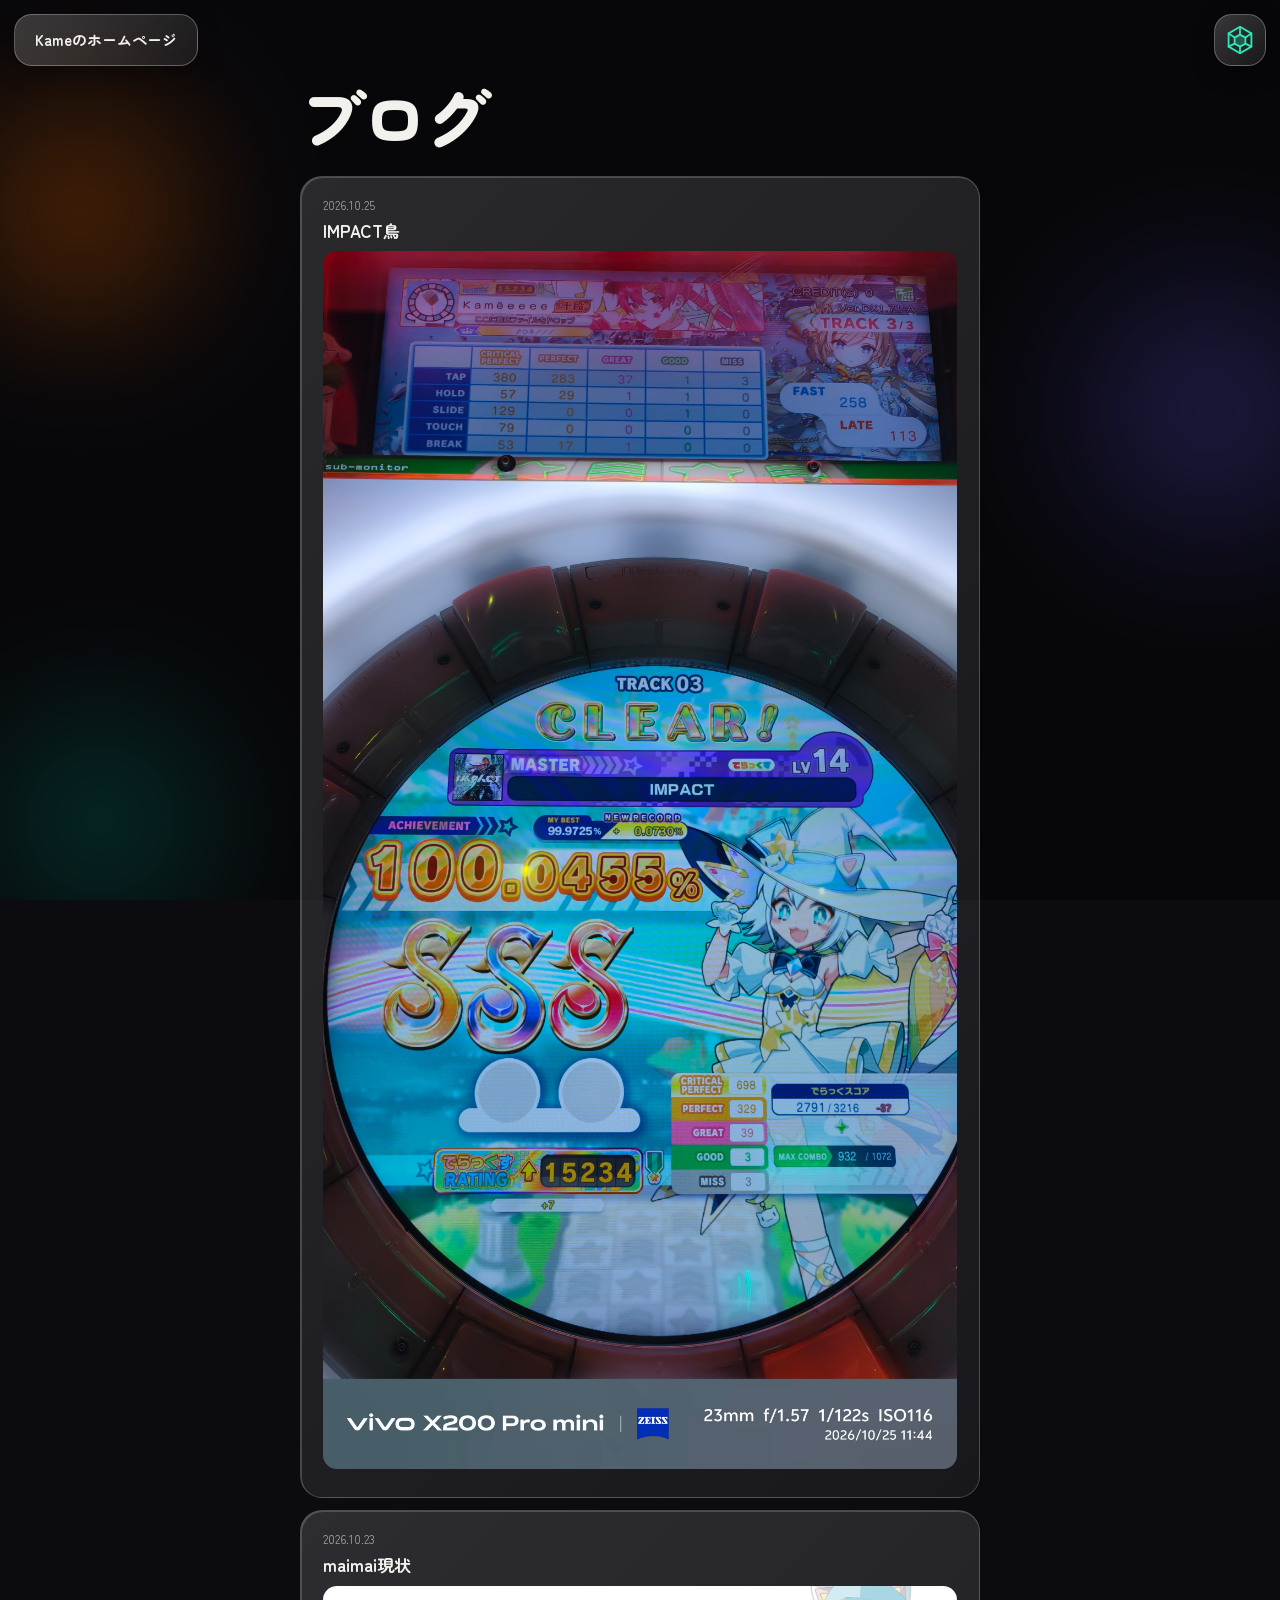
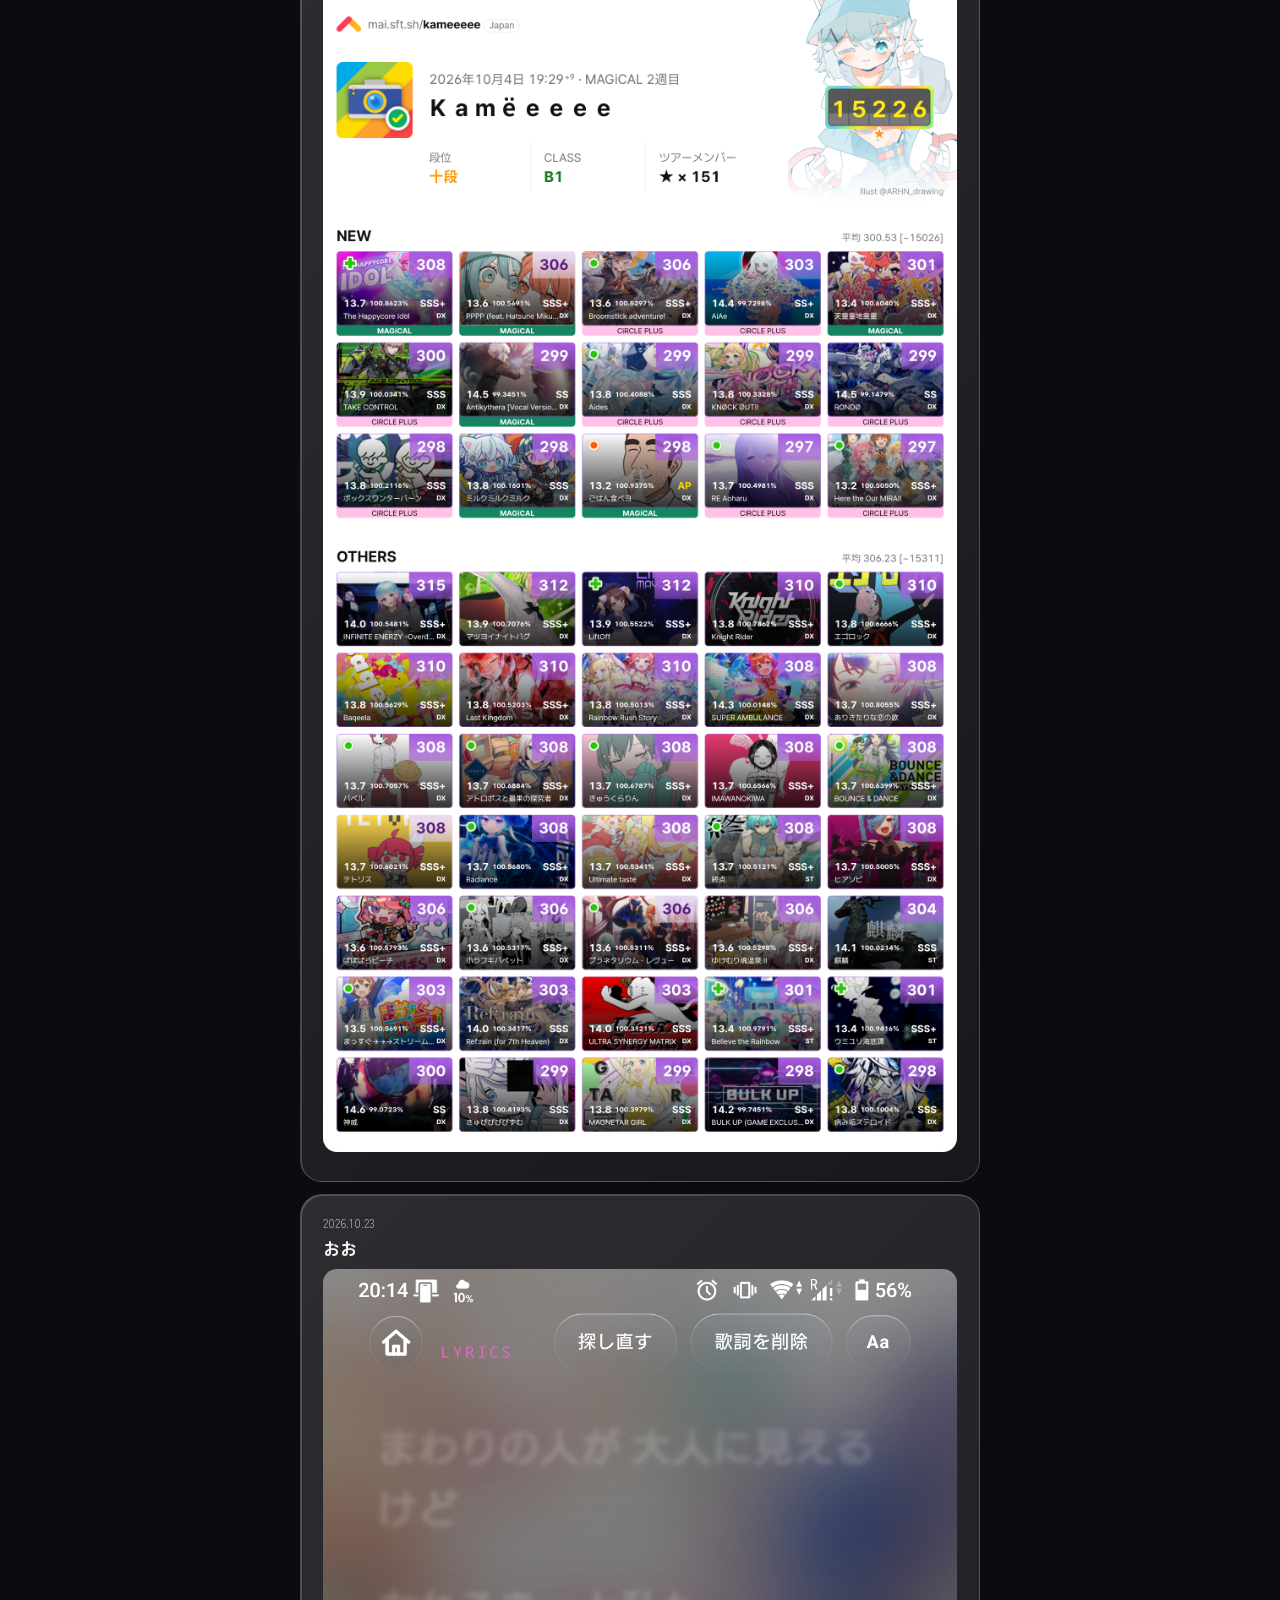
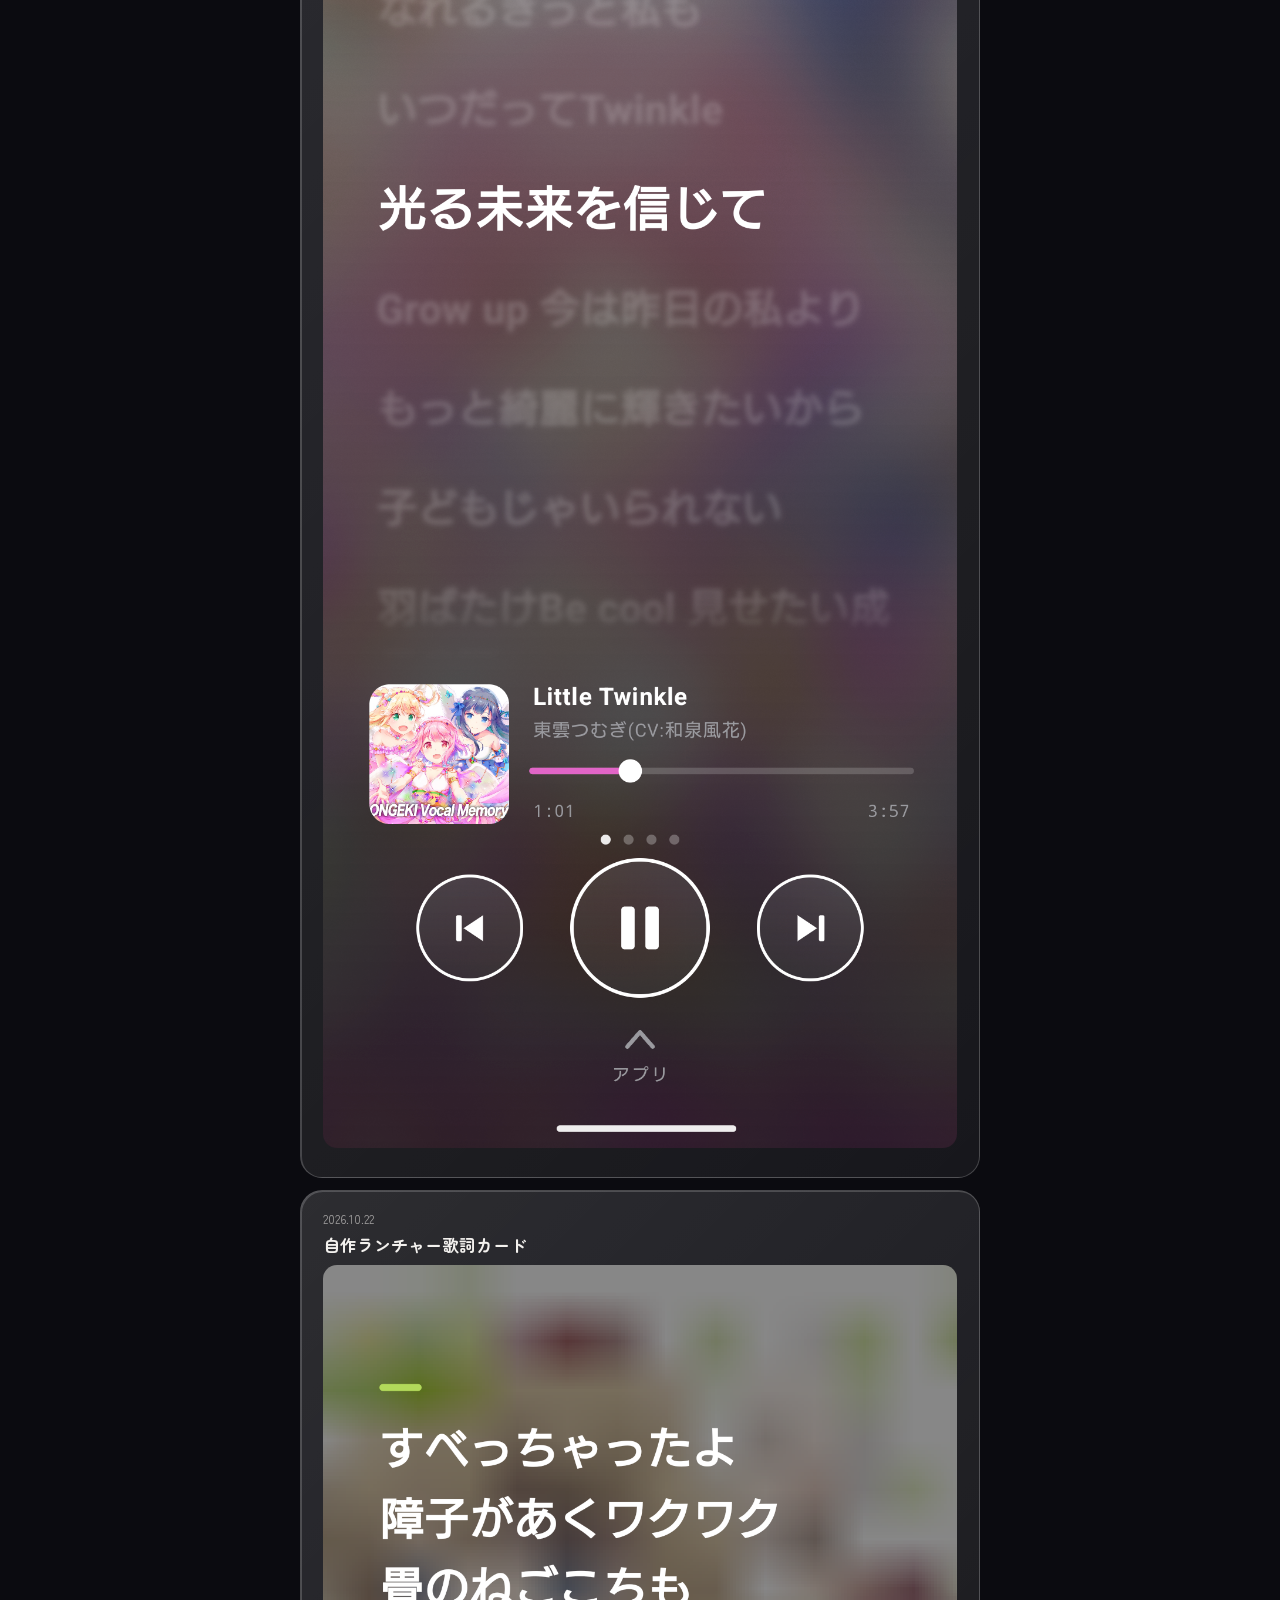
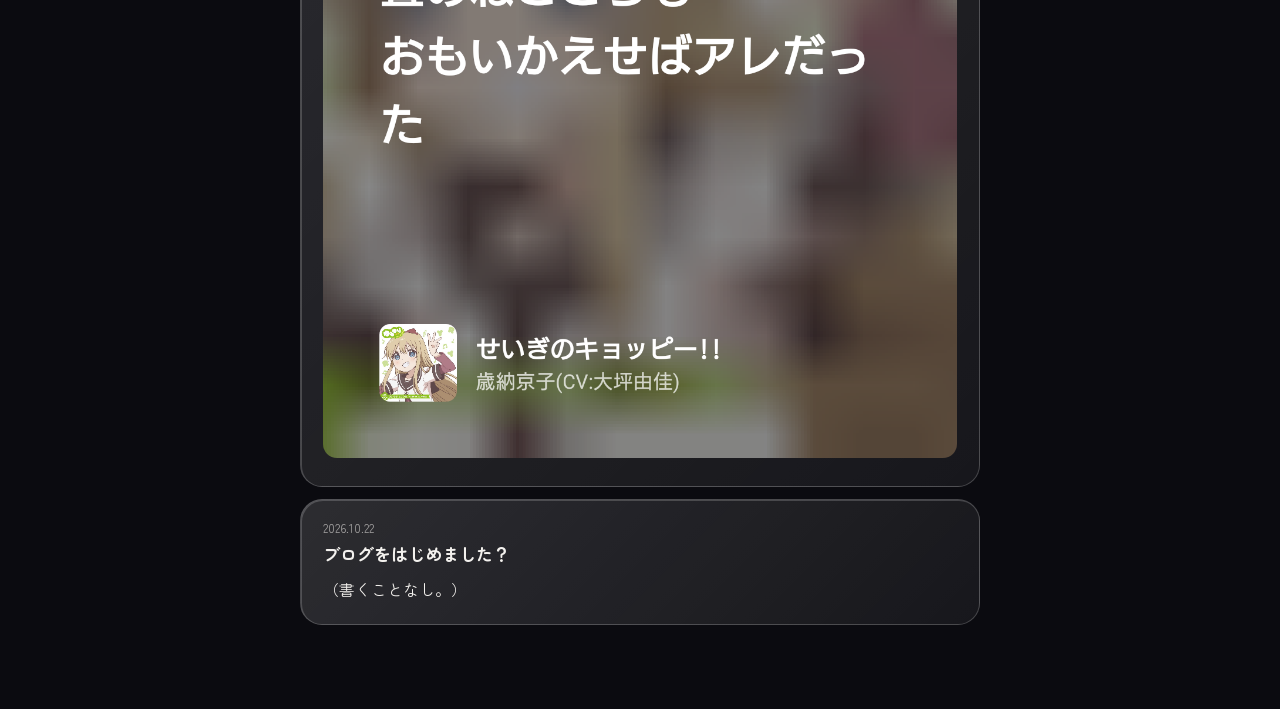
<file: blog.html>
<!doctype html>
<html lang="ja">
<head>
<meta charset="utf-8">
<meta name="viewport" content="width=device-width,initial-scale=1,viewport-fit=cover">
<meta name="theme-color" content="#0b0b10">
<title>ブログ | Kame</title>
<meta name="description" content="Kame のブログ">
<link rel="preconnect" href="https://fonts.googleapis.com">
<link rel="preconnect" href="https://fonts.gstatic.com" crossorigin>
<link href="https://fonts.googleapis.com/css2?family=Zen+Maru+Gothic:wght@500;700;900&display=swap" rel="stylesheet">
<link rel="stylesheet" href="style.css">
</head>
<body>
<div class="bg" aria-hidden="true"><i></i><i></i><i></i></div>
<main>
  <h1 style="font-size:clamp(40px,12vw,64px)">ブログ</h1>

  <!-- 記事を足すときは、この <article> を丸ごとコピーして、上に貼り付けてください(新しい順) -->
  <article style="margin-top:28px" class="post glass">
    <time datetime="2026-10-25">2026.10.25</time>
    <h3>IMPACT鳥</h3>
    <p><img src="img/mvnjsgvh-32130.jpg" alt="" loading="lazy" style="max-width:100%;border-radius:14px"></p>
  </article>
  <article class="post glass">
    <time datetime="2026-10-23">2026.10.23</time>
    <h3>maimai現状</h3>
    <p><img src="img/mvkwo4um-maishift-best50-2026-10-15T07-10-32-374Z.png" alt="" loading="lazy" style="max-width:100%;border-radius:14px"></p>
  </article>
  <article class="post glass">
    <time datetime="2026-10-23">2026.10.23</time>
    <h3>おお</h3>
    <p><img src="img/mvkvima2-Screenshot_20261023-201408.png" alt="" loading="lazy" style="max-width:100%;border-radius:14px"></p>
  </article>
  <article class="post glass">
    <time datetime="2026-10-22">2026.10.22</time>
    <h3>自作ランチャー歌詞カード</h3>
    <p><img src="img/mvjln000-lyric_card.png" alt="" loading="lazy" style="max-width:100%;border-radius:14px"></p>
  </article>
  <article class="post glass">
    <time datetime="2026-10-22">2026.10.22</time>
    <h3>ブログをはじめました？</h3>
    <p>（書くことなし。）</p>
  </article>
</main>
<script src="menu.js"></script>
</body>
</html>
</file>
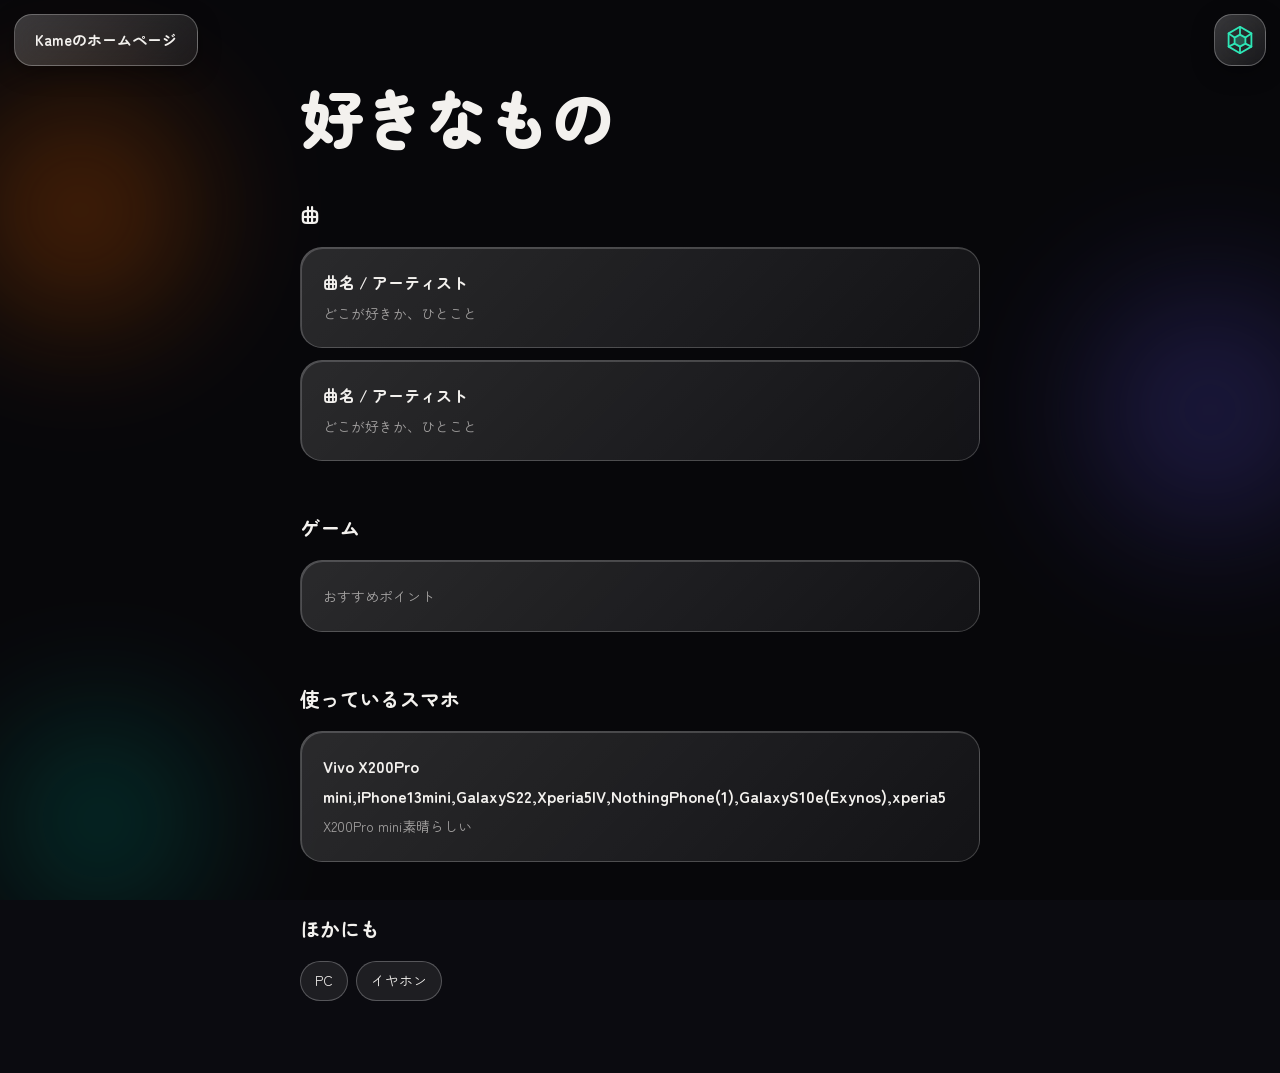
<file: favorites.html>
<!doctype html>
<html lang="ja">
<head>
<meta charset="utf-8">
<meta name="viewport" content="width=device-width,initial-scale=1,viewport-fit=cover">
<meta name="theme-color" content="#0b0b10">
<title>好きなもの | Kame</title>
<meta name="description" content="Kame のおすすめ・好きなもの">
<link rel="preconnect" href="https://fonts.googleapis.com">
<link rel="preconnect" href="https://fonts.gstatic.com" crossorigin>
<link href="https://fonts.googleapis.com/css2?family=Zen+Maru+Gothic:wght@500;700;900&display=swap" rel="stylesheet">
<link rel="stylesheet" href="style.css">
</head>
<body>
<div class="bg" aria-hidden="true"><i></i><i></i><i></i></div>
<main>
  <h1 class="sub">好きなもの</h1>

  <!-- 「ここを書き換え」と書いてある部分を自分の内容に変えてください。カテゴリはコピーして増やせます -->
  <h2>曲</h2>
  <ul class="list">
    <li class="glass"><b>曲名 / アーティスト</b><span>どこが好きか、ひとこと</span></li>
    <li class="glass"><b>曲名 / アーティスト</b><span>どこが好きか、ひとこと</span></li>
  </ul>

  <h2>ゲーム</h2>
  <ul class="list">
    <li class="glass"><maimai</b><span>おすすめポイント</span></li>
  </ul>

  <h2>使っているスマホ</h2>
  <ul class="list">
    <li class="glass"><b>Vivo X200Pro mini,iPhone13mini,GalaxyS22,Xperia5IV,NothingPhone(1),GalaxyS10e(Exynos),xperia5</b><span>X200Pro mini素晴らしい</span></li>
  </ul>

  <h2>ほかにも</h2>
  <ul class="tags">
    <li>PC</li>
    <li>イヤホン</li>
  </ul>
</main>
<script src="menu.js"></script>
</body>
</html>
</file>
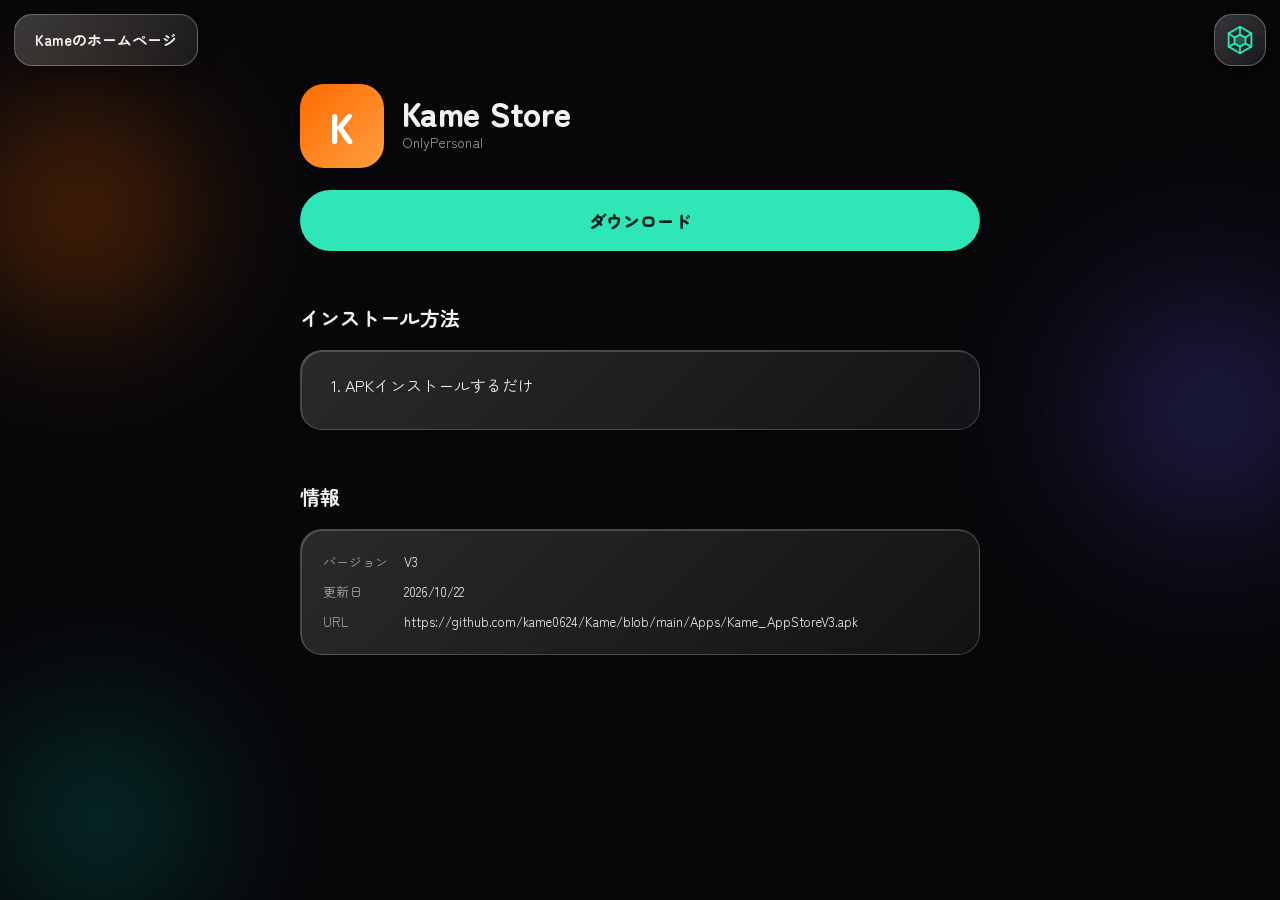
<file: kamestore-x7q2.html>
<!doctype html>
<html lang="ja">
<head>
<meta charset="utf-8">
<meta name="viewport" content="width=device-width,initial-scale=1,viewport-fit=cover">
<meta name="theme-color" content="#0b0b10">
<meta name="robots" content="noindex">
<title>Kame Store | Kame</title>
<link rel="preconnect" href="https://fonts.googleapis.com">
<link rel="preconnect" href="https://fonts.gstatic.com" crossorigin>
<link href="https://fonts.googleapis.com/css2?family=Zen+Maru+Gothic:wght@500;700;900&display=swap" rel="stylesheet">
<link rel="stylesheet" href="style.css">
</head>
<body>
<div class="bg" aria-hidden="true"><i></i><i></i><i></i></div>
<main>
  <!-- 「ここを書き換え」の部分を自分の内容に変えてください(元のページの再現ではありません) -->
  <div class="app">
    <div class="icon">K</div>
    <div>
      <h1>Kame Store</h1>
      <p>OnlyPersonal</p>
    </div>
  </div>

  <a class="btn" href="#">ダウンロード</a>

  <h2>インストール方法</h2>
  <div class="glass">
    <ol class="steps">
      <li>APKインストールするだけ</li>
    </ol>
  </div>

  <h2>情報</h2>
  <div class="glass">
    <dl class="meta">
      <dt>バージョン</dt><dd>V3</dd>
      <dt>更新日</dt><dd>2026/10/22</dd>
      <dt>URL</dt><dd>https://github.com/kame0624/Kame/blob/main/Apps/Kame_AppStoreV3.apk</dd>
    </dl>
  </div>
</main>
<script src="menu.js"></script>
</body>
</html>
</file>
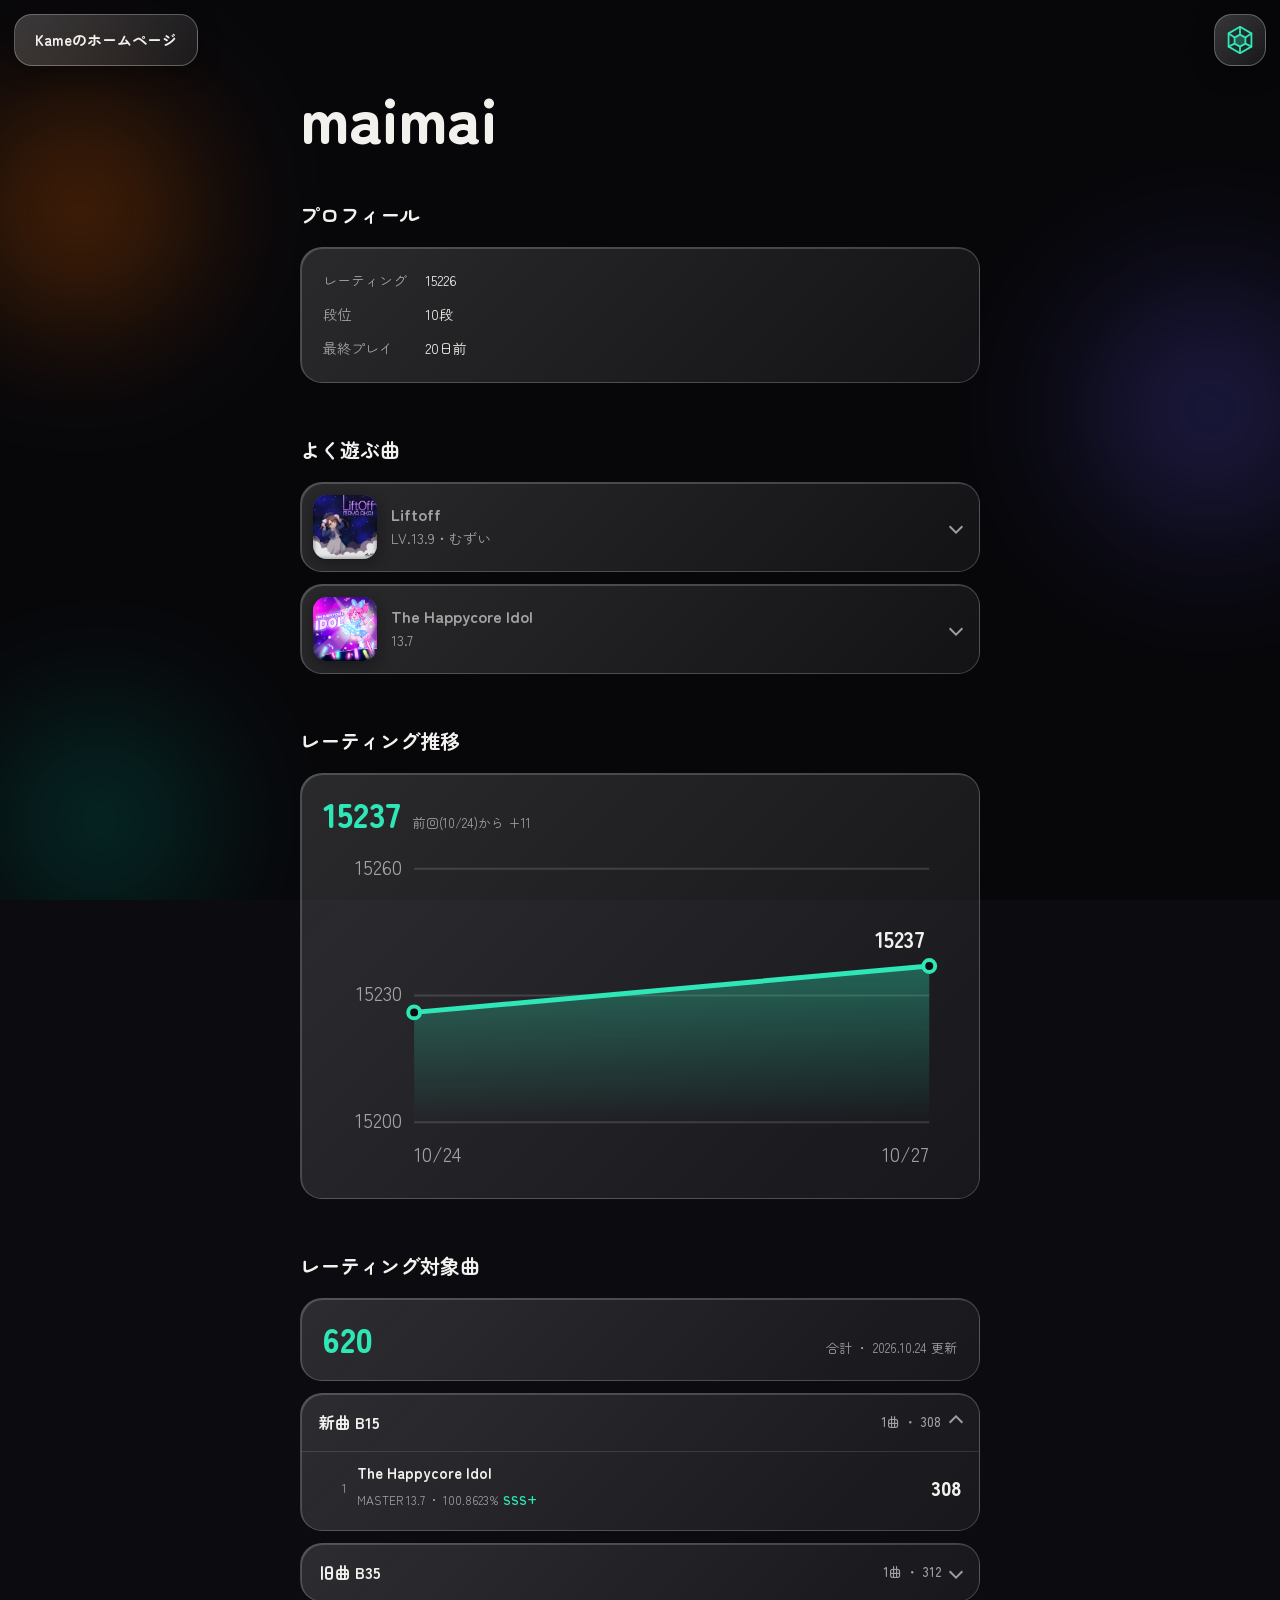
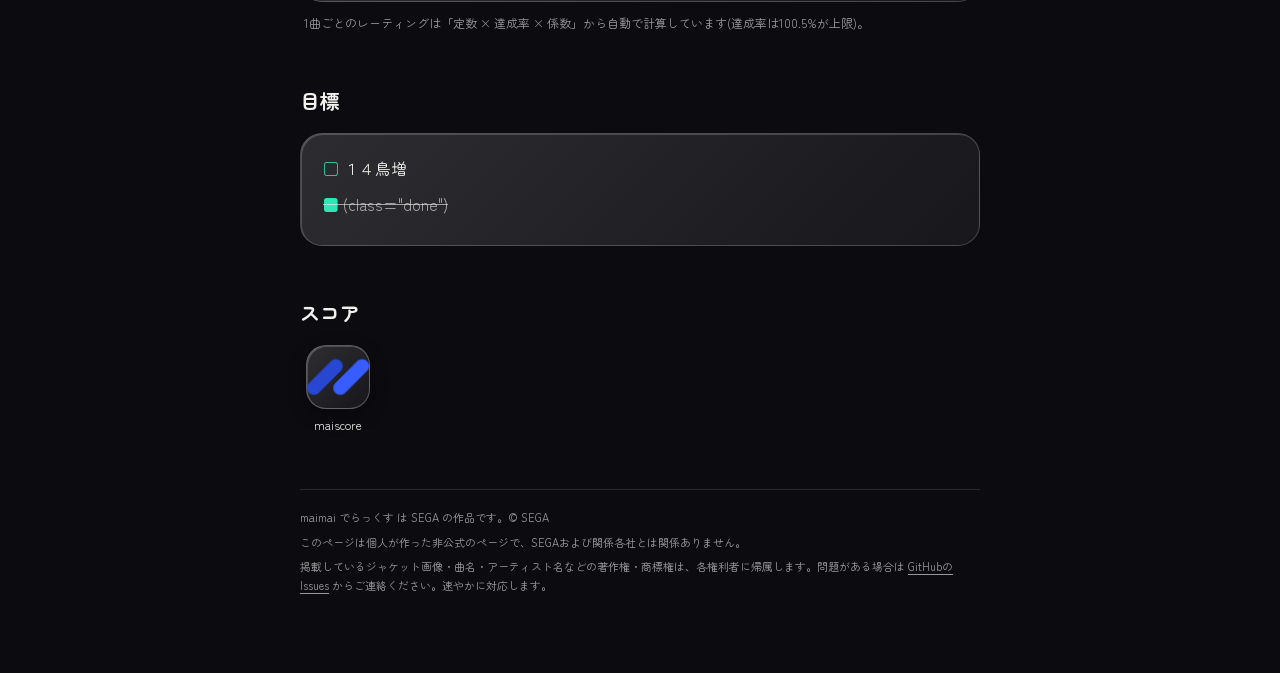
<file: maimai.html>
<!doctype html>
<html lang="ja">
<head>
<meta charset="utf-8">
<meta name="viewport" content="width=device-width,initial-scale=1,viewport-fit=cover">
<meta name="theme-color" content="#0b0b10">
<title>maimai | Kame</title>
<meta name="description" content="Kame の maimai 記録">
<link rel="preconnect" href="https://fonts.googleapis.com">
<link rel="preconnect" href="https://fonts.gstatic.com" crossorigin>
<link href="https://fonts.googleapis.com/css2?family=Zen+Maru+Gothic:wght@500;700;900&display=swap" rel="stylesheet">
<link rel="stylesheet" href="style.css">
</head>
<body>
<div class="bg" aria-hidden="true"><i></i><i></i><i></i></div>
<main>
  <h1 class="sub">maimai</h1>

  <!-- 「ここを書き換え」と書いてある部分を自分の内容に変えてください -->
  <h2>プロフィール</h2>
  <div class="glass meta-card">
    <dl class="meta">
      <dt>レーティング</dt><dd>15226</dd>
      <dt>段位</dt><dd>10段</dd>
      <dt>最終プレイ</dt><dd>20日前</dd>
    </dl>
  </div>

  <h2>よく遊ぶ曲</h2>
  <!-- 曲をタップすると詳細が開きます。曲を増やすときは <li> を丸ごとコピーしてください。
       ジャケット画像は covers/ フォルダに入れて、img の src をその名前に変えます(なくても♪が出ます) -->
  <ul class="list">
    <li>
      <details class="song glass">
        <summary>
          <span class="song-cover">♪<img src="covers/liftoff.jpg" alt="" loading="lazy" onerror="this.remove()"></span>
          <span class="song-title"><b>Liftoff</b><span>LV.13.9・むずい</span></span>
        </summary>
        <div class="song-body">
          <dl class="meta">
            <dt>アーティスト</dt><dd>MAYA AKAI</dd>
            <dt>譜面</dt><dd>LV13+(MASTER)</dd>
            <dt>自己ベスト</dt><dd>100.5522 FC+</dd>
            <dt>BPM</dt><dd>137</dd>
          </dl>
          <p></p>
        </div>
      </details>
    </li>
    <li>
      <details class="song glass">
        <summary>
          <span class="song-cover">♪<img src="covers/THCI.jpg" alt="" loading="lazy" onerror="this.remove()"></span>
          <span class="song-title"><b>The Happycore Idol</b><span>13.7</span></span>
        </summary>
        <div class="song-body">
          <dl class="meta">
            <dt>アーティスト</dt><dd>3R2</dd>
            <dt>譜面</dt><dd>13+(Master)</dd>
            <dt>自己ベスト</dt><dd>100.8623 FC+</dd>
          </dl>
          <p>13.7の割には難所があまりない</p>
        </div>
      </details>
    </li>
  </ul>

  <section id="histSec" hidden>
    <h2>レーティング推移</h2>
    <div class="glass">
      <div class="hist-sum"><b id="histNow">-</b><span id="histDiff"></span></div>
      <div class="hist-chart" id="histChart"></div>
    </div>
  </section>

  <section id="ratingSec" hidden>
    <h2>レーティング対象曲</h2>
    <div class="glass rt-sum">
      <b id="rtTotal">-</b>
      <span id="rtMeta"></span>
    </div>
    <details class="rt-group glass" open>
      <summary>新曲 B15 <small id="rtNewSum"></small></summary>
      <ol class="rt-list" id="rtNew"></ol>
    </details>
    <details class="rt-group glass">
      <summary>旧曲 B35 <small id="rtOldSum"></small></summary>
      <ol class="rt-list" id="rtOld"></ol>
    </details>
    <p class="rt-note">1曲ごとのレーティングは「定数 × 達成率 × 係数」から自動で計算しています(達成率は100.5%が上限)。</p>
  </section>

  <h2>目標</h2>
  <div class="glass">
    <ul class="check">
      <li>１４鳥増</li>
      <li class="done">(class="done")</li>
    </ul>
  </div>

  <h2>スコア</h2>
  <div class="link-tiles">
    <a class="tile" href="https://maiscore.net/user/kameeeee" target="_blank" rel="noopener"><span class="tile-ico"><svg viewBox="0 0 24 24" aria-hidden="true"><path d="M4 20V10h4v10zm6 0V4h4v16zm6 0v-7h4v7z"/></svg><img src="icons/maiscore.png" alt="" onload="this.previousElementSibling.remove()" onerror="this.remove()"></span><span>maiscore</span></a>
  </div>

  <footer class="copyright">
    <p>maimai でらっくす は SEGA の作品です。© SEGA</p>
    <p>このページは個人が作った非公式のページで、SEGAおよび関係各社とは関係ありません。</p>
    <p>掲載しているジャケット画像・曲名・アーティスト名などの著作権・商標権は、各権利者に帰属します。問題がある場合は <a href="https://github.com/kame0624/Kame/issues" target="_blank" rel="noopener">GitHubのIssues</a> からご連絡ください。速やかに対応します。</p>
  </footer>
</main>
<script src="rating.js"></script>
<script>
(function () {
  function esc(s) { return String(s).replace(/&/g, "&amp;").replace(/</g, "&lt;").replace(/>/g, "&gt;").replace(/"/g, "&quot;"); }
  function prep(list) {
    return (list || []).map(function (s) {
      return { title: s.title, diff: s.diff, c: +s.c, a: +s.a, r: maimaiRating.calc(s.c, s.a) };
    }).sort(function (x, y) { return y.r - x.r; });
  }
  function draw(id, rows) {
    document.getElementById(id).innerHTML = rows.map(function (s, i) {
      return '<li><span class="rt-n">' + (i + 1) + '</span><div class="rt-t"><b>' + esc(s.title) + '</b><span>' +
        (s.diff ? esc(s.diff) + " " : "") + (s.c > 0 ? s.c.toFixed(1) : "定数?") + " ・ " + s.a.toFixed(4) + '%<em>' + maimaiRating.rank(s.a) + '</em></span></div><span class="rt-v">' + s.r + "</span></li>";
    }).join("");
  }
  function sum(rows) { return rows.reduce(function (t, s) { return t + s.r; }, 0); }
  fetch("data/maimai-rating.json", { cache: "no-cache" }).then(function (r) { return r.ok ? r.json() : null; }).then(function (d) {
    if (!d) return;
    var n = prep(d.new), o = prep(d.old);
    if (!n.length && !o.length) return;
    draw("rtNew", n); draw("rtOld", o);
    document.getElementById("rtNewSum").textContent = n.length + "曲 ・ " + sum(n);
    document.getElementById("rtOldSum").textContent = o.length + "曲 ・ " + sum(o);
    document.getElementById("rtTotal").textContent = sum(n) + sum(o);
    document.getElementById("rtMeta").textContent = "合計" + (d.updated ? " ・ " + d.updated + " 更新" : "");
    document.getElementById("ratingSec").hidden = false;
  }).catch(function () {});
})();
</script>
<script>
(function () {
  function short(d) { var a = d.split("-"); return +a[1] + "/" + +a[2]; }
  function draw(pts) {
    var W = 320, H = 170, L = 46, R = 14, T = 14, B = 28;
    var rs = pts.map(function (p) { return p.r; }), rmin = Math.min.apply(null, rs), rmax = Math.max.apply(null, rs);
    var margin = Math.max((rmax - rmin) * 0.15, 20);
    var lo = Math.floor((rmin - margin) / 10) * 10, hi = Math.ceil((rmax + margin) / 10) * 10;
    var t0 = Date.parse(pts[0].d), t1 = Date.parse(pts[pts.length - 1].d);
    function X(t) { return L + (t - t0) / ((t1 - t0) || 1) * (W - L - R); }
    function Y(r) { return T + (hi - r) / (hi - lo) * (H - T - B); }
    var line = "", i;
    pts.forEach(function (p, k) { line += (k ? "L" : "M") + X(Date.parse(p.d)).toFixed(1) + " " + Y(p.r).toFixed(1); });
    var last = pts[pts.length - 1], first = pts[0];
    var area = line + "L" + X(t1).toFixed(1) + " " + (H - B) + "L" + X(t0).toFixed(1) + " " + (H - B) + "Z";
    var s = '<svg viewBox="0 0 ' + W + " " + H + '" role="img" aria-label="レーティング推移のグラフ">';
    s += '<defs><linearGradient id="hg" x1="0" y1="0" x2="0" y2="1"><stop offset="0" stop-color="#2ee6b6" stop-opacity=".35"/><stop offset="1" stop-color="#2ee6b6" stop-opacity="0"/></linearGradient></defs>';
    [lo, (lo + hi) / 2, hi].forEach(function (v) {
      s += '<line x1="' + L + '" x2="' + (W - R) + '" y1="' + Y(v).toFixed(1) + '" y2="' + Y(v).toFixed(1) + '" stroke="rgba(255,255,255,.14)" stroke-width="1"/>';
      s += '<text x="' + (L - 6) + '" y="' + (Y(v) + 3).toFixed(1) + '" text-anchor="end" font-size="10" fill="rgba(243,241,238,.62)">' + Math.round(v) + "</text>";
    });
    s += '<path d="' + area + '" fill="url(#hg)"/>';
    s += '<path d="' + line + '" fill="none" stroke="#2ee6b6" stroke-width="2.5" stroke-linejoin="round" stroke-linecap="round"/>';
    pts.forEach(function (p) { s += '<circle cx="' + X(Date.parse(p.d)).toFixed(1) + '" cy="' + Y(p.r).toFixed(1) + '" r="3" fill="#0b0b10" stroke="#2ee6b6" stroke-width="2"/>'; });
    s += '<text x="' + (X(t1) - 2).toFixed(1) + '" y="' + (Y(last.r) - 9).toFixed(1) + '" text-anchor="end" font-size="11" font-weight="700" fill="#f3f1ee">' + last.r + "</text>";
    s += '<text x="' + L + '" y="' + (H - 8) + '" text-anchor="start" font-size="10" fill="rgba(243,241,238,.62)">' + short(first.d) + "</text>";
    s += '<text x="' + (W - R) + '" y="' + (H - 8) + '" text-anchor="end" font-size="10" fill="rgba(243,241,238,.62)">' + short(last.d) + "</text>";
    document.getElementById("histChart").innerHTML = s + "</svg>";
  }
  fetch("data/maimai-history.json", { cache: "no-cache" }).then(function (r) { return r.ok ? r.json() : null; }).then(function (d) {
    if (!d || !d.points || !d.points.length) return;
    var pts = d.points.filter(function (p) { return p.d && +p.r > 0; }).sort(function (a, b) { return a.d < b.d ? -1 : 1; });
    if (!pts.length) return;
    var last = pts[pts.length - 1], prev = pts.length > 1 ? pts[pts.length - 2] : null;
    document.getElementById("histNow").textContent = last.r;
    document.getElementById("histDiff").textContent = prev
      ? "前回(" + short(prev.d) + ")から " + (last.r - prev.r > 0 ? "+" : "") + (last.r - prev.r)
      : last.d.replace(/-/g, ".") + " 時点";
    if (pts.length >= 2) draw(pts);
    document.getElementById("histSec").hidden = false;
  }).catch(function () {});
})();
</script>
<script src="menu.js?v=6"></script>
</body>
</html>
</file>
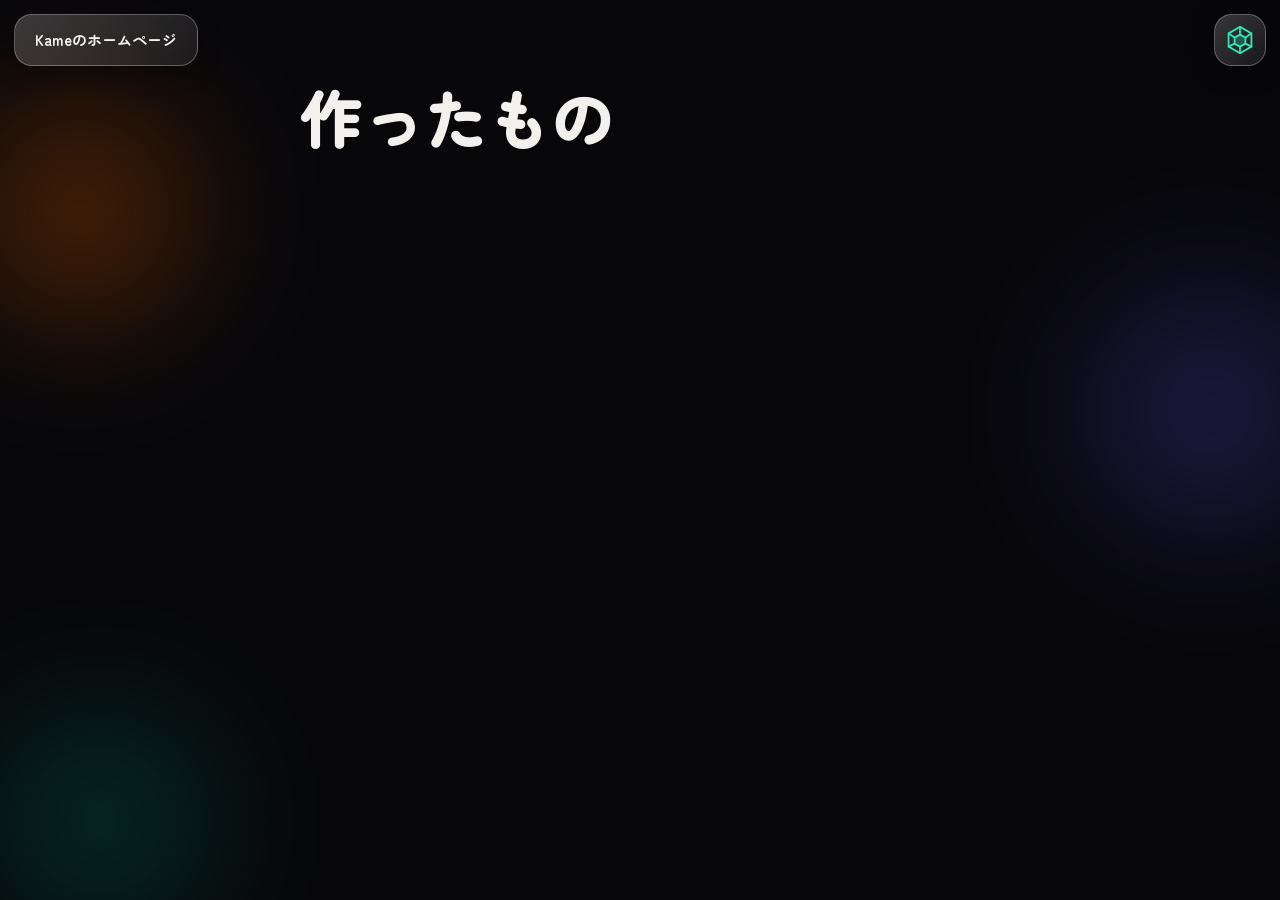
<file: works.html>
<!doctype html>
<html lang="ja">
<head>
<link rel="icon" type="image/png" href="favicon.png">
<meta charset="utf-8">
<meta name="viewport" content="width=device-width,initial-scale=1,viewport-fit=cover">
<meta name="theme-color" content="#0b0b10">
<title>作ったもの | Kame</title>
<meta name="description" content="Kame が作ったもの">
<link rel="preconnect" href="https://fonts.googleapis.com">
<link rel="preconnect" href="https://fonts.gstatic.com" crossorigin>
<link href="https://fonts.googleapis.com/css2?family=Zen+Maru+Gothic:wght@500;700;900&display=swap" rel="stylesheet">
<link rel="stylesheet" href="style.css">
</head>
<body>
<div class="bg" aria-hidden="true"><i></i><i></i><i></i></div>
<main>
  <h1 class="sub">作ったもの</h1>

  <!-- 増やすときは <li> を丸ごとコピーしてください -->
  <ul class="list" style="margin-top:28px">
    <!-- kame-hidden: <li class="glass"><b>LyricaLauncher</b><span>ただのランチャーです</span></li> -->
    <!-- kame-hidden: <li class="glass"><b>WordCard</b><span>単語暗記アプリ（入力式）</span></li> -->
  </ul>
</main>
<script src="menu.js?v=5"></script>
</body>
</html>
</file>
<file: style.css>
:root{--ink:#0b0b10;--text:#f3f1ee;--dim:rgba(243,241,238,.62);--accent:#2ee6b6;--accent-ink:#04231b;--glass-a:rgba(255,255,255,.14);--glass-b:rgba(255,255,255,.05);}
*{box-sizing:border-box}
html{color-scheme:dark;scroll-behavior:smooth;-webkit-text-size-adjust:100%;text-size-adjust:100%;scroll-padding-top:84px}
html.menu-open{overflow:hidden}
body{margin:0;min-height:100vh;min-height:100svh;background:var(--ink);color:var(--text);font-family:"Zen Maru Gothic","Hiragino Maru Gothic ProN","Hiragino Sans","Noto Sans JP",system-ui,sans-serif;line-height:1.85;-webkit-font-smoothing:antialiased;overflow-x:hidden}
/* 背景: ぼかした色のにじみ(アプリと同じ) */
.bg{position:fixed;inset:0;z-index:-1;overflow:hidden;background:var(--ink)}
.bg i{position:absolute;border-radius:50%;filter:blur(60px);will-change:transform}
/* Kame Store アプリと同じ配置・大きさ・濃さのにじみ */
.bg i:nth-child(1){width:340px;height:340px;left:-90px;top:40px;background:radial-gradient(closest-side,rgba(255,106,0,.55),rgba(255,106,0,0))}
.bg i:nth-child(2){width:380px;height:380px;right:-120px;top:calc(50% - 230px);background:radial-gradient(closest-side,rgba(106,91,255,.45),rgba(106,91,255,0))}
.bg i:nth-child(3){width:320px;height:320px;left:-60px;bottom:-80px;background:radial-gradient(closest-side,rgba(0,194,168,.40),rgba(0,194,168,0))}
.bg::after{content:"";position:absolute;inset:0;background:rgba(0,0,0,.35)}
main{width:min(680px,100% - 40px - env(safe-area-inset-left) - env(safe-area-inset-right));margin:0 auto;padding:56px 0 72px}
a{color:var(--accent);text-underline-offset:3px}
a:focus-visible,button:focus-visible{outline:2px solid var(--accent);outline-offset:3px;border-radius:8px}
.glass{border-radius:22px;padding:20px 22px;background:linear-gradient(135deg,var(--glass-a),var(--glass-b));border:1px solid rgba(255,255,255,.2);box-shadow:inset 1px 1px 0 rgba(255,255,255,.18)}
h1{font-size:clamp(64px,19vw,112px);line-height:1;margin:0;font-weight:900;letter-spacing:-.02em}
h2{font-size:20px;margin:48px 0 14px;font-weight:700}
p{margin:0 0 12px}
.lead{font-size:18px;color:var(--dim);margin-top:14px}
.hero{display:flex;align-items:center;gap:22px;margin-bottom:8px}
.hero h1{font-size:clamp(52px,15vw,96px)}
.avatar{position:relative;flex:none;width:112px;height:112px;padding:4px;border:0;border-radius:36px;cursor:default;-webkit-tap-highlight-color:transparent;background:linear-gradient(140deg,#2ee6b6,#6a5bff 60%,#ff6a00);box-shadow:0 10px 36px rgba(46,230,182,.28),0 2px 8px rgba(0,0,0,.4)}
.avatar img{display:block;width:100%;height:100%;border-radius:32px;object-fit:cover;background:#1a1a22}

.list{display:grid;gap:12px;padding:0;margin:0;list-style:none}
.list b{display:block;font-size:16px}
.list span{color:var(--dim);font-size:14px}
.links{display:flex;flex-wrap:wrap;gap:10px}
.pill{display:inline-block;padding:9px 18px;border-radius:50px;border:1px solid rgba(255,255,255,.3);background:rgba(255,255,255,.1);color:var(--text);text-decoration:none;font-size:14px}
.btn{display:block;text-align:center;padding:15px 22px;border-radius:50px;background:var(--accent);color:var(--accent-ink);font-weight:900;font-size:17px;text-decoration:none}
.steps{padding-left:1.4em;margin:0}
.steps li{margin-bottom:8px}
.meta{display:grid;grid-template-columns:auto 1fr;gap:6px 16px;font-size:13px;color:var(--dim);margin:0}
.meta dt{white-space:nowrap}.meta dd{margin:0;word-break:break-all;color:var(--text)}
.app{display:flex;align-items:center;gap:18px;margin-bottom:22px}
.icon{flex:none;width:84px;height:84px;border-radius:24px;display:grid;place-items:center;font-size:42px;font-weight:900;color:#fff;background:linear-gradient(135deg,#ff6a00,#ff9e40)}
.app h1{font-size:34px}
.app p{margin:0;color:var(--dim);font-size:14px}
.back{display:inline-block;margin-bottom:28px;font-size:14px}

/* メニュー(右上の甲羅) */
.menu{position:fixed;top:max(14px,env(safe-area-inset-top));right:max(14px,env(safe-area-inset-right));z-index:10}
.menu-btn{position:relative;z-index:2;display:grid;place-items:center;width:52px;height:52px;padding:0;border-radius:18px;border:1px solid rgba(255,255,255,.28);background:linear-gradient(135deg,rgba(255,255,255,.2),rgba(255,255,255,.07));-webkit-backdrop-filter:blur(14px);backdrop-filter:blur(14px);cursor:pointer;box-shadow:0 6px 22px rgba(0,0,0,.35)}
.menu-btn svg{width:30px;height:30px}
.menu-btn .core{fill:rgba(46,230,182,.25);transition:fill .2s}
.menu-btn[aria-expanded="true"] .core{fill:#2ee6b6}
.menu-panel{z-index:1;position:absolute;top:60px;right:0;min-width:200px;padding:8px;border-radius:20px;border:1px solid rgba(255,255,255,.25);background:rgba(20,20,28,.55);-webkit-backdrop-filter:blur(6px);backdrop-filter:blur(6px);box-shadow:0 14px 40px rgba(0,0,0,.5)}
.menu-panel[hidden]{display:none}
.menu-panel a{display:block;padding:11px 16px;border-radius:12px;color:var(--text);text-decoration:none;font-size:15px}
.menu-panel a:hover,.menu-panel a:focus-visible{background:rgba(255,255,255,.1)}
.menu-panel hr{border:0;border-top:1px solid rgba(255,255,255,.14);margin:6px 8px}
@media (prefers-reduced-motion:no-preference){.menu-panel{animation:pop .16s ease-out}@keyframes pop{from{opacity:0;transform:translateY(-6px) scale(.97)}}}
.menu + main{padding-top:84px}

/* 長い文字列でレイアウトが崩れないように */
.glass,.pill{overflow-wrap:anywhere}
.pill{min-height:44px;line-height:26px}

/* ===== スマホ向け ===== */
@media (max-width:640px){
  main{padding:40px 0 56px}
  .menu + main{padding-top:84px}
  .hero{gap:16px}
  .avatar{width:92px;height:92px;border-radius:30px}
  .avatar img{border-radius:26px}
  h2{font-size:19px;margin:36px 0 12px}
  .glass{padding:16px 18px;border-radius:20px}
  .bg i{filter:blur(40px)}

  .menu-btn{width:56px;height:56px;border-radius:20px}
  .menu-btn svg{width:32px;height:32px}

  /* メニュー: 全画面表示 */
  .menu-panel{
    position:fixed;inset:0;min-width:0;
    display:flex;flex-direction:column;justify-content:center;justify-content:safe center;gap:4px;
    padding:calc(88px + env(safe-area-inset-top)) max(28px,env(safe-area-inset-right)) calc(40px + env(safe-area-inset-bottom)) max(28px,env(safe-area-inset-left));
    border:0;border-radius:0;
    background:rgba(11,11,16,.55);
    -webkit-backdrop-filter:blur(6px);backdrop-filter:blur(6px);
    box-shadow:none;overflow-y:auto;
  }
  .menu-panel[hidden]{display:none}
  .menu-panel a{padding:16px 20px;border-radius:18px;font-size:24px;font-weight:700;text-align:center}
  .menu-panel a:active{background:rgba(255,255,255,.12)}
  .menu-panel hr{margin:12px 24px}
  .menu-panel a[target]{font-size:19px;font-weight:500;color:var(--dim)}
}
@media (max-width:640px) and (prefers-reduced-motion:no-preference){
  .menu-panel{animation:fade .18s ease-out}
  @keyframes fade{from{opacity:0}}
}

/* ブログ */
.post{margin-bottom:12px}
.post time{display:block;color:var(--dim);font-size:12px;line-height:1.4}
.post h3{margin:4px 0 8px;font-size:17px;line-height:1.5}
.post p:last-child{margin-bottom:0}

/* maimai・好きなもの */
.sub{font-size:clamp(40px,12vw,64px)}
.meta-card .meta{font-size:14px;gap:8px 18px}
.tags{display:flex;flex-wrap:wrap;gap:8px;padding:0;margin:0;list-style:none}
.tags li{padding:6px 14px;border-radius:50px;border:1px solid rgba(255,255,255,.25);background:rgba(255,255,255,.08);font-size:14px}
.check{padding:0;margin:0;list-style:none}
.check li{margin-bottom:6px}
.check li::before{content:"□ ";color:var(--accent)}
.check li.done{color:var(--dim);text-decoration:line-through}
.check li.done::before{content:"■ "}

/* 左上のサイト名(メニューボタンと同じ高さ) */
.brand{position:fixed;top:max(14px,env(safe-area-inset-top));left:max(14px,env(safe-area-inset-left));z-index:9;display:flex;align-items:center;height:52px;padding:0 20px;border-radius:18px;border:1px solid rgba(255,255,255,.28);background:linear-gradient(135deg,rgba(255,255,255,.2),rgba(255,255,255,.07));-webkit-backdrop-filter:blur(14px);backdrop-filter:blur(14px);box-shadow:0 6px 22px rgba(0,0,0,.35);color:var(--text);text-decoration:none;font-weight:700;font-size:15px;white-space:nowrap}
@media (max-width:640px){.brand{height:56px;border-radius:20px;padding:0 18px;font-size:14px}}

.menu-panel a[aria-current="page"]{color:var(--accent)}

/* maimai: 曲カード(ジャケット + 開くと詳細) */
.song{padding:0;overflow:hidden}
.song summary{display:flex;align-items:center;gap:14px;padding:12px 18px 12px 12px;cursor:pointer;list-style:none;-webkit-tap-highlight-color:transparent}
.song summary::-webkit-details-marker{display:none}
.song summary::after{content:"";flex:none;width:8px;height:8px;margin-left:auto;border-right:2px solid var(--dim);border-bottom:2px solid var(--dim);transform:rotate(45deg);transition:transform .2s}
.song[open] summary::after{transform:rotate(-135deg)}
.song-cover{position:relative;flex:none;width:64px;height:64px;border-radius:14px;overflow:hidden;display:grid;place-items:center;font-size:26px;color:rgba(255,255,255,.85);background:linear-gradient(135deg,rgba(106,91,255,.6),rgba(46,230,182,.45));box-shadow:0 4px 14px rgba(0,0,0,.35)}
.song-cover img{position:absolute;inset:0;width:100%;height:100%;object-fit:cover}
.song-title{flex:1;min-width:0}
.song-title b{overflow-wrap:anywhere;line-height:1.5}
.song-body{padding:2px 18px 18px;border-top:1px solid rgba(255,255,255,.12)}
.song-body .meta{margin:14px 0 10px;font-size:14px;gap:8px 18px}
.song-body p{margin:0;font-size:14px;color:var(--dim)}

/* ガジェット一覧：画像を1枚ずつ表示 */
.gadget-list{gap:12px}
.gadget-card{display:flex;align-items:center;gap:16px;min-height:116px;padding:14px;overflow:hidden}
.gadget-photo{position:relative;flex:none;width:88px;height:88px;border-radius:22px;overflow:hidden;display:grid;place-items:center;background:linear-gradient(135deg,rgba(106,91,255,.7),rgba(46,230,182,.55));box-shadow:0 4px 14px rgba(0,0,0,.28)}
.gadget-photo img{position:absolute;inset:0;width:100%;height:100%;object-fit:cover}
.gadget-fallback{font-size:34px;line-height:1}
.gadget-info{min-width:0;display:flex;flex-direction:column;gap:2px}
.gadget-info b{display:block;font-size:16px;line-height:1.5;overflow-wrap:anywhere}
.gadget-info span{color:var(--dim);font-size:14px;overflow-wrap:anywhere}
@media(max-width:640px){.gadget-card{min-height:104px;padding:12px;gap:14px}.gadget-photo{width:76px;height:76px;border-radius:20px}.gadget-info b{font-size:15px}}


/* maimai: レーティング表 */
.rt-sum{display:flex;align-items:baseline;justify-content:space-between;gap:12px;flex-wrap:wrap}
.rt-sum b{font-size:34px;line-height:1.2;font-weight:900;color:var(--accent)}
.rt-sum span{font-size:13px;color:var(--dim)}
.rt-group{padding:0;overflow:hidden;margin-top:12px}
.rt-group summary{display:flex;align-items:center;gap:10px;padding:14px 18px;cursor:pointer;list-style:none;font-weight:700;-webkit-tap-highlight-color:transparent}
.rt-group summary::-webkit-details-marker{display:none}
.rt-group summary small{margin-left:auto;font-weight:500;color:var(--dim);font-size:13px}
.rt-group summary::after{content:"";flex:none;width:8px;height:8px;border-right:2px solid var(--dim);border-bottom:2px solid var(--dim);transform:rotate(45deg);transition:transform .2s}
.rt-group[open] summary::after{transform:rotate(-135deg)}
.rt-list{margin:0;padding:0 0 6px;list-style:none;border-top:1px solid rgba(255,255,255,.12)}
.rt-list li{display:grid;grid-template-columns:28px 1fr auto;align-items:center;gap:10px;padding:10px 18px;border-bottom:1px solid rgba(255,255,255,.07)}
.rt-list li:last-child{border-bottom:0}
.rt-n{font-size:12px;color:var(--dim);text-align:right}
.rt-t{min-width:0}
.rt-t b{display:block;font-size:15px;line-height:1.45;overflow-wrap:anywhere}
.rt-t span{font-size:12px;color:var(--dim)}
.rt-t em{font-style:normal;color:var(--accent);font-weight:700;margin-left:4px}
.rt-v{font-size:20px;font-weight:900;font-variant-numeric:tabular-nums}
.rt-note{font-size:12px;color:var(--dim);margin:10px 4px 0}

/* リンク: アイコン + 下に名前 */
.link-tiles{display:flex;flex-wrap:wrap;gap:20px}
.tile{display:flex;flex-direction:column;align-items:center;gap:8px;width:76px;color:var(--text);text-decoration:none;font-size:12px;line-height:1.3;text-align:center;-webkit-tap-highlight-color:transparent}
.tile-ico{position:relative;display:grid;place-items:center;width:64px;height:64px;border-radius:20px;overflow:hidden;border:1px solid rgba(255,255,255,.28);background:linear-gradient(135deg,var(--glass-a),var(--glass-b));box-shadow:inset 1px 1px 0 rgba(255,255,255,.18),0 6px 18px rgba(0,0,0,.3);transition:transform .15s}
.tile:active .tile-ico{transform:scale(.93)}
.tile-ico svg{width:30px;height:30px;fill:currentColor}
.tile-ico img{position:absolute;inset:0;width:100%;height:100%;object-fit:cover}

/* ページ下の著作権表記 */
.copyright{margin-top:56px;padding-top:18px;border-top:1px solid rgba(255,255,255,.12)}
.copyright p{margin:0 0 6px;font-size:11px;line-height:1.7;color:var(--dim)}
.copyright a{color:var(--dim)}

/* 訪問者カウンター(Moe-Counter) */
.counter{margin-top:56px;text-align:center}
.counter p{margin:0 0 10px;font-size:13px;color:var(--dim)}
.counter img{display:inline-block;max-width:100%;height:auto;max-height:76px;image-rendering:pixelated}

/* maimai: レーティング推移 */
.hist-sum{display:flex;align-items:baseline;gap:12px;flex-wrap:wrap;margin-bottom:6px}
.hist-sum b{font-size:34px;line-height:1.2;font-weight:900;color:var(--accent)}
.hist-sum span{font-size:13px;color:var(--dim)}
.hist-chart{margin-top:6px}
.hist-chart svg{display:block;width:100%;height:auto;overflow:visible}

/* ---- ページ切り替えのアニメーション ----
   ページ全体がふわっと入れ替わる(Chrome / Safari の「ページ間トランジション」を使用)。
   注意: .menu や .brand に view-transition-name を付けると、中のすりガラス(backdrop-filter)が効かなくなるので付けないこと。
   動きを減らす設定の人には出さない */
@media (prefers-reduced-motion: no-preference) {
  @view-transition { navigation: auto; }
  ::view-transition-old(root) { animation: kame-out .12s ease-in both; }
  ::view-transition-new(root) { animation: kame-in .26s ease-out both; }
}
@keyframes kame-out { to { opacity: 0; } }
@keyframes kame-in { from { opacity: 0; } }
</file>
